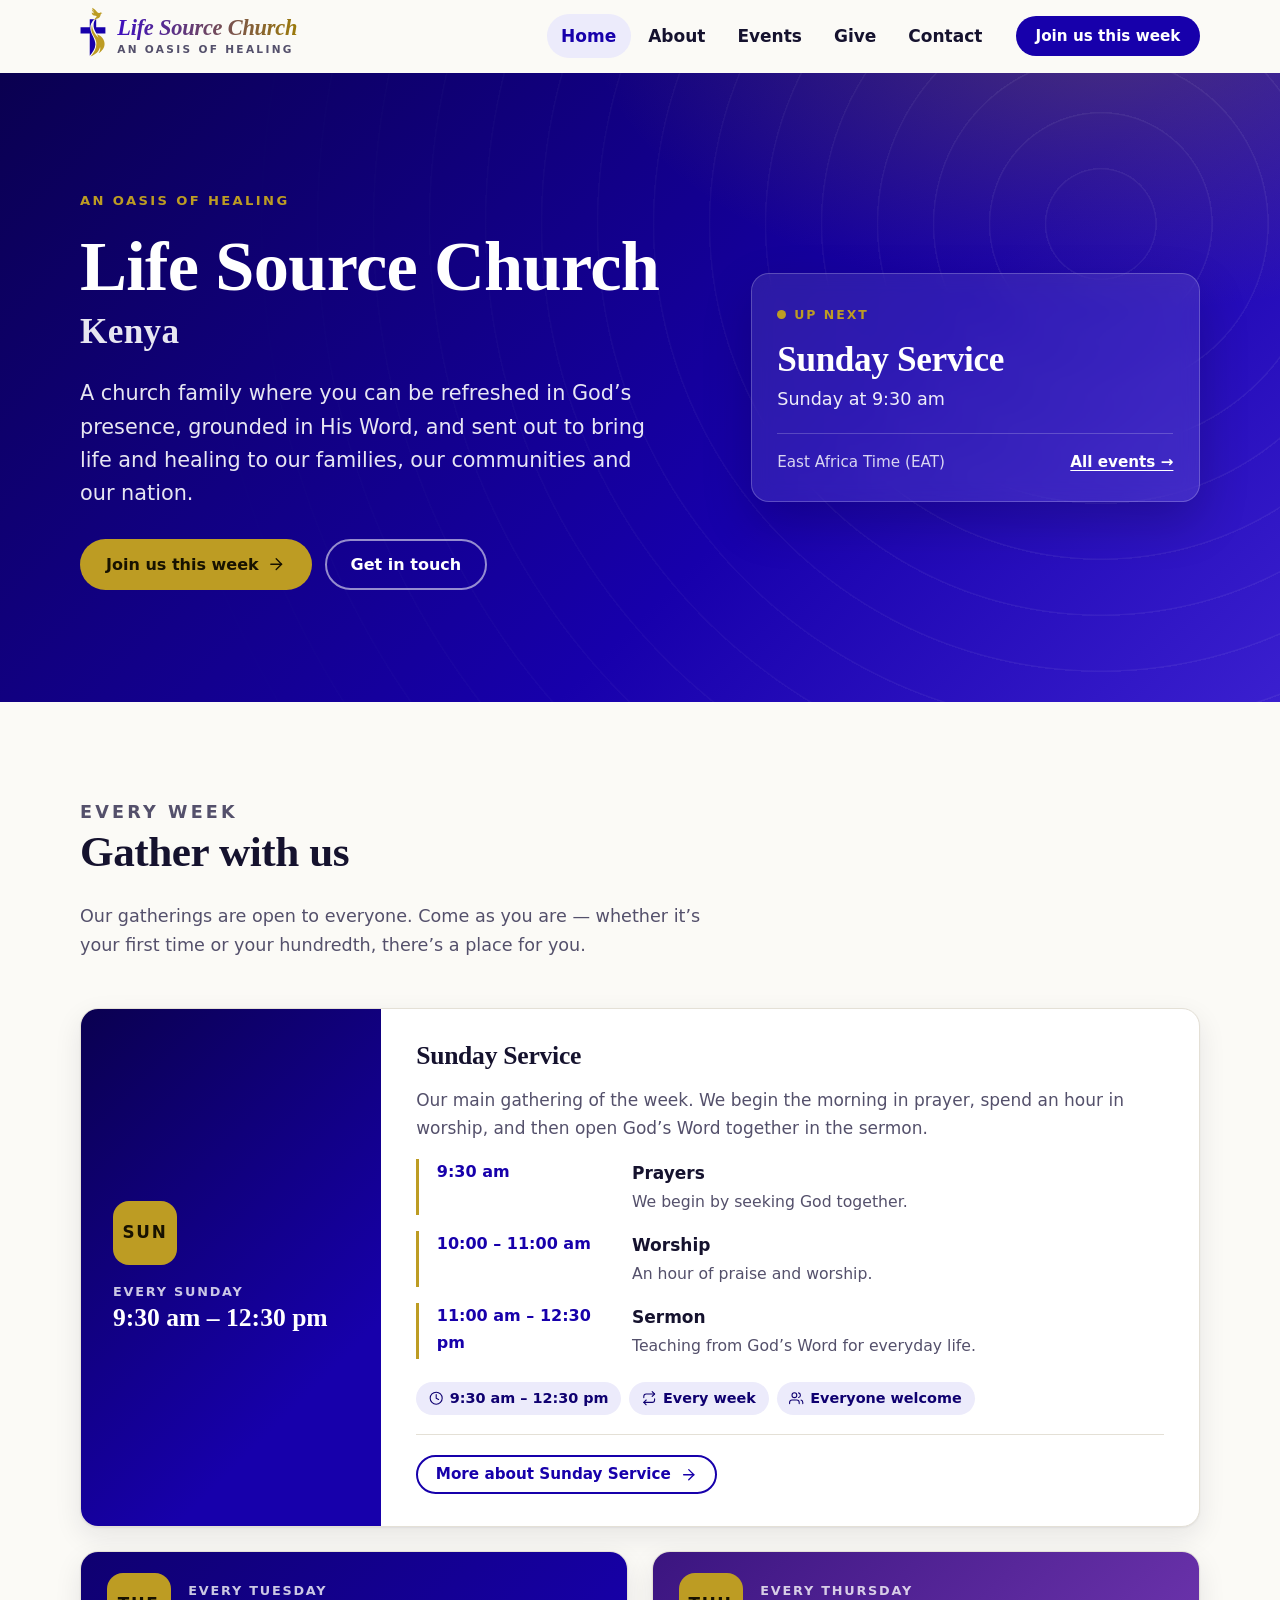
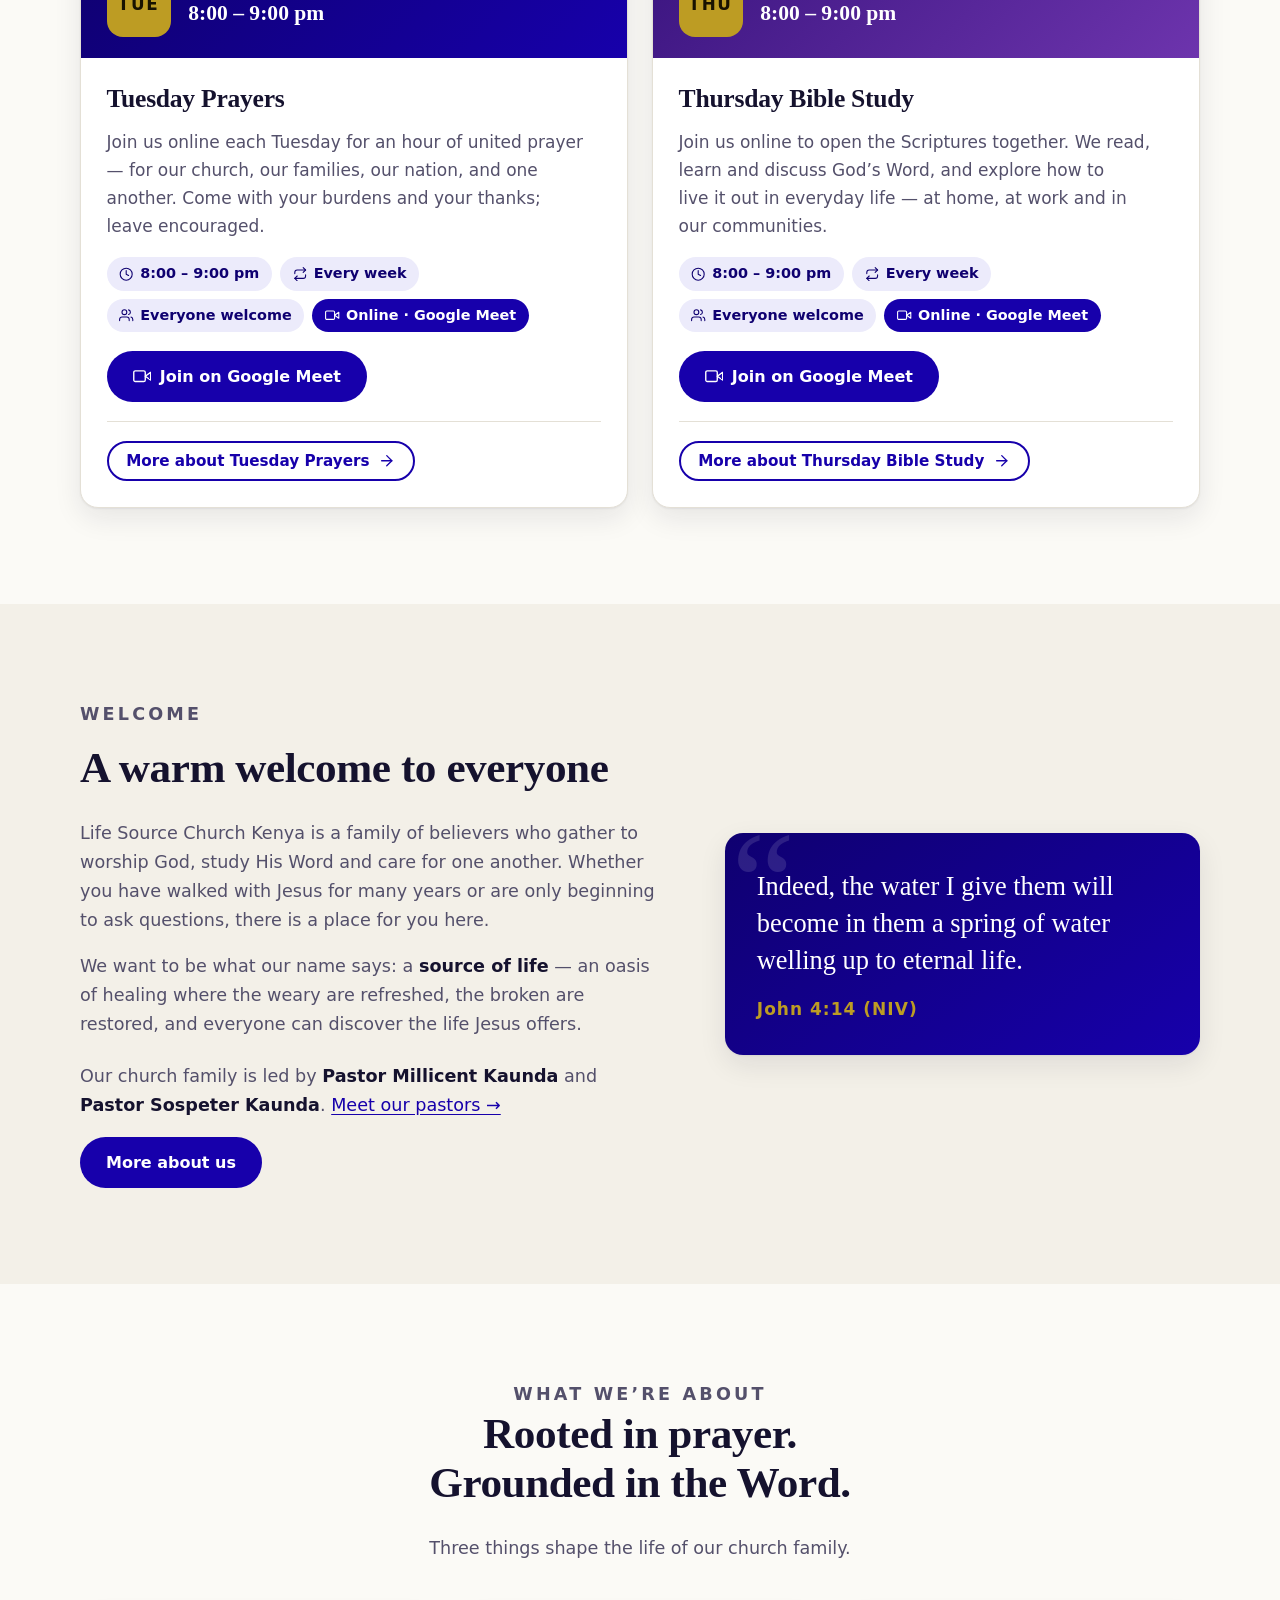
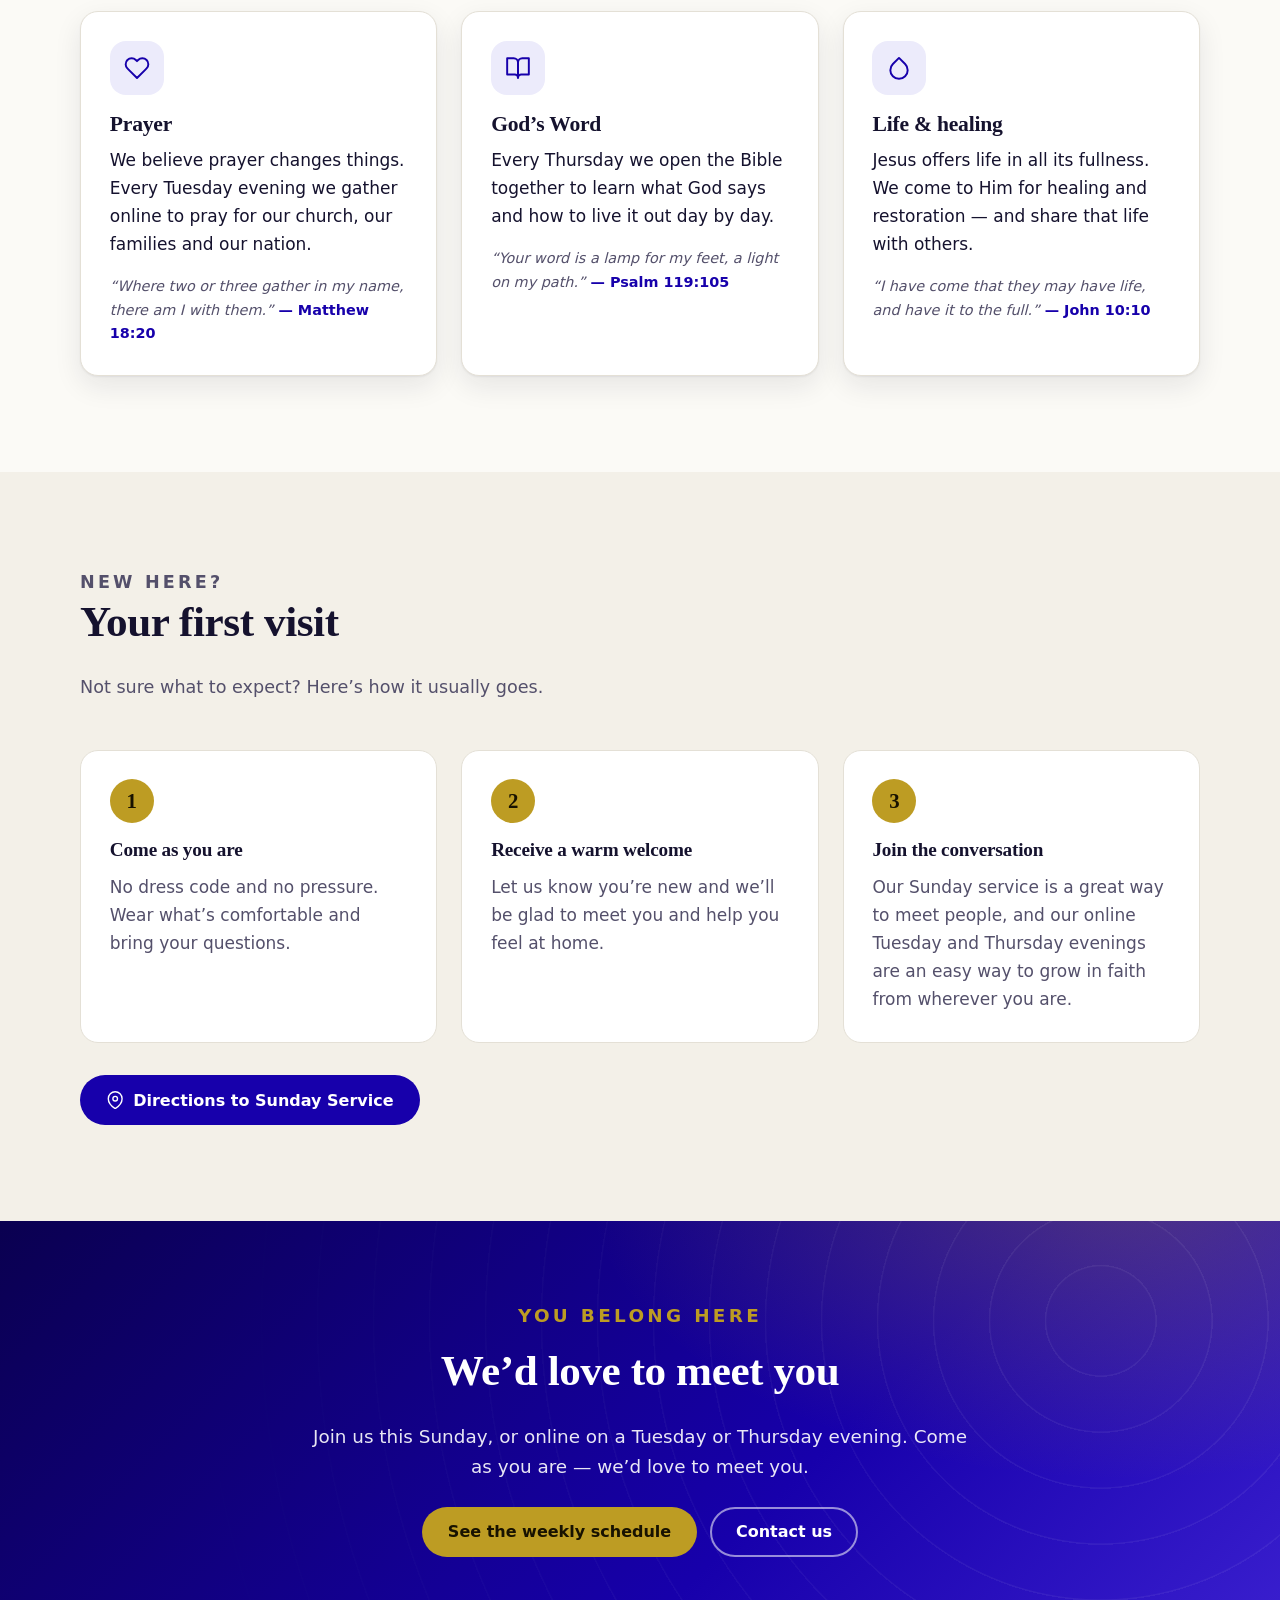
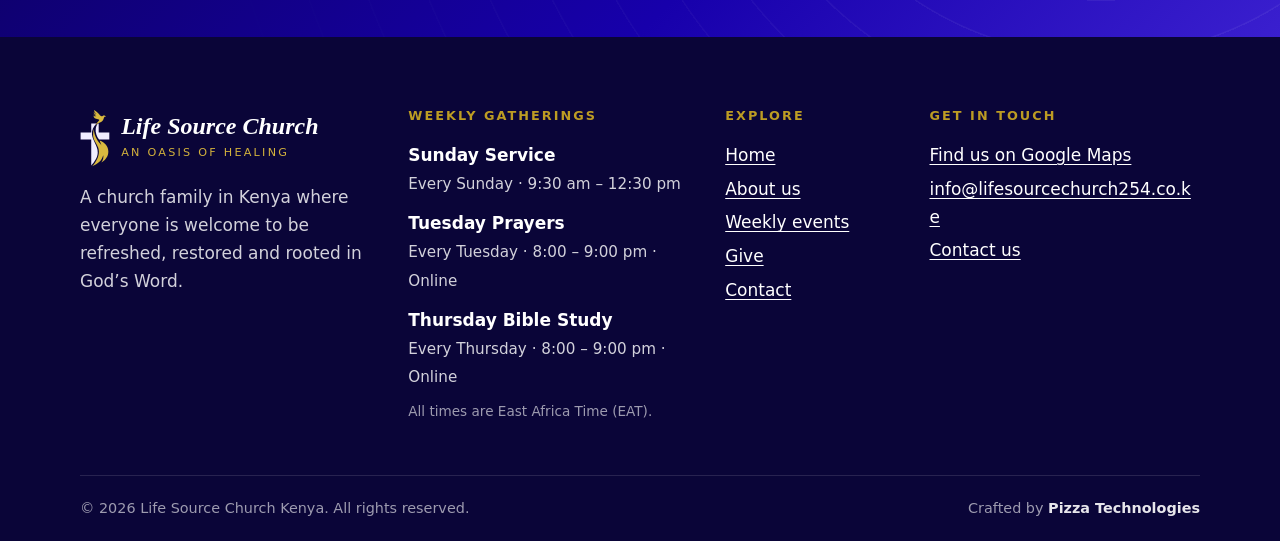
<file: index.html>
<!doctype html>
<html lang="en">
<head>
  <meta charset="utf-8">
  <meta name="viewport" content="width=device-width, initial-scale=1">
  <title>Life Source Church Kenya — An Oasis of Healing</title>
  <meta name="description" content="Life Source Church Kenya — a welcoming church family. Join us on Sundays from 9:30 am, and online for Tuesday Prayers and Thursday Bible Study (8:00 – 9:00 pm).">
  <meta name="theme-color" content="#1700ab">
  <meta property="og:type" content="website">
  <meta property="og:site_name" content="Life Source Church Kenya">
  <meta property="og:title" content="Life Source Church Kenya — An Oasis of Healing">
  <meta property="og:description" content="Life Source Church Kenya — a welcoming church family. Join us on Sundays from 9:30 am, and online for Tuesday Prayers and Thursday Bible Study (8:00 – 9:00 pm).">
  <link rel="icon" href="img/favicon.svg" type="image/svg+xml">
  <link rel="stylesheet" href="css/styles.css">
  <script>document.documentElement.classList.add("js");</script>
  <script src="js/site-config.js"></script>
  <script src="js/main.js" defer></script>
  <script type="application/ld+json">
  {"@context":"https://schema.org","@type":"Church","name":"Life Source Church Kenya","slogan":"An Oasis of Healing","description":"A welcoming church family in Kenya. Sunday Service from 9:30 am, with Tuesday Prayers and Thursday Bible Study online at 8:00 pm."}
  </script>
</head>
<body>
  <a class="skip-link" href="#main">Skip to main content</a>

  <header class="site-header">
    <div class="container header-inner">
      <a class="brand" href="index.html" aria-label="Life Source Church Kenya — home">
        <picture>
          <source media="(prefers-color-scheme: dark)" srcset="img/logo-mark-light.svg">
          <img src="img/logo-mark.svg" alt="" width="26" height="50">
        </picture>
        <span class="brand-text"><strong>Life Source Church</strong><small>An Oasis of Healing</small></span>
      </a>
      <button class="nav-toggle" type="button" aria-expanded="false" aria-controls="site-nav">
        <span class="sr-only">Menu</span><span class="nav-toggle__bars" aria-hidden="true"></span>
      </button>
      <nav id="site-nav" class="site-nav" aria-label="Main">
        <ul>
        <li><a href="index.html" aria-current="page">Home</a></li>
        <li><a href="about.html">About</a></li>
        <li><a href="events.html">Events</a></li>
        <li><a href="give.html">Give</a></li>
        <li><a href="contact.html">Contact</a></li>
        </ul>
        <a class="btn btn--sm" href="events.html">Join us this week</a>
      </nav>
    </div>
  </header>

  <main id="main">

    <section class="hero">
      <div class="container hero__inner">
        <div class="hero__copy">
          <p class="eyebrow">An Oasis of Healing</p>
          <h1>Life Source Church <span>Kenya</span></h1>
          <p class="lead">A church family where you can be refreshed in God’s presence, grounded in His Word, and sent out to bring life and healing to our families, our communities and our nation.</p>
          <div class="btn-row">
            <a class="btn btn--accent" href="#this-week">Join us this week<span class="icon" data-icon="arrow" aria-hidden="true"></span></a>
            <a class="btn btn--ghost" href="contact.html">Get in touch</a>
          </div>
        </div>

        <aside class="next-card" data-next-event aria-live="polite" aria-label="Next gathering">
          <p class="next-card__status" data-next="status">Every week</p>
          <h2 class="next-card__title" data-next="title">Join us every week</h2>
          <p class="next-card__when" data-next="when">Sunday 9:30 am · Tuesday &amp; Thursday 8:00 pm</p>
          <a class="btn btn--accent next-card__join" data-next-join target="_blank" rel="noopener noreferrer" hidden><span class="icon" data-icon="video" aria-hidden="true"></span><span data-next-join-label>Join on Google Meet</span></a>
          <p class="next-card__foot"><span>East Africa Time (EAT)</span><a href="events.html">All events &rarr;</a></p>
        </aside>
      </div>
    </section>

    <section class="section" id="this-week">
      <div class="container">
        <div class="section-head" data-reveal>
          <p class="eyebrow">Every week</p>
          <h2>Gather with us</h2>
          <p>Our gatherings are open to everyone. Come as you are — whether it’s your first time or your hundredth, there’s a place for you.</p>
        </div>
      <article class="event-card event-card--sun event-card--featured" id="sunday-service" data-reveal data-event data-title="Sunday Service" data-day="0" data-start="09:30" data-end="12:30" data-desc="Prayers from 9:30 am, worship 10:00 – 11:00 am, sermon 11:00 am – 12:30 pm at Life Source Church Kenya. Everyone is welcome.">
        <div class="event-card__head">
          <div class="event-card__day" aria-hidden="true">SUN</div>
          <div class="event-card__when"><small>Every Sunday</small><strong>9:30 am – 12:30 pm</strong></div>
        </div>
        <div class="event-card__body">
        <h3>Sunday Service</h3>
        <p>Our main gathering of the week. We begin the morning in prayer, spend an hour in worship, and then open God’s Word together in the sermon.</p>
        <ol class="timeline">
          <li><span class="t">9:30 am</span><div><strong>Prayers</strong><span>We begin by seeking God together.</span></div></li>
          <li><span class="t">10:00 – 11:00 am</span><div><strong>Worship</strong><span>An hour of praise and worship.</span></div></li>
          <li><span class="t">11:00 am – 12:30 pm</span><div><strong>Sermon</strong><span>Teaching from God’s Word for everyday life.</span></div></li>
        </ol>
        <ul class="chips">
          <li class="chip"><span class="icon" data-icon="clock" aria-hidden="true"></span>9:30 am – 12:30 pm</li>
          <li class="chip"><span class="icon" data-icon="repeat" aria-hidden="true"></span>Every week</li>
          <li class="chip"><span class="icon" data-icon="users" aria-hidden="true"></span>Everyone welcome</li>
        </ul>
        <div class="calendar-actions">
          <a class="btn btn--outline btn--sm" href="events.html#sunday-service">More about Sunday Service<span class="icon" data-icon="arrow" aria-hidden="true"></span></a>
        </div>
        </div>
      </article>
        <div class="grid grid--2">
      <article class="event-card event-card--tue" id="tuesday-prayers" data-reveal data-event data-online data-title="Tuesday Prayers" data-day="2" data-start="20:00" data-end="21:00" data-desc="A weekly hour of united prayer, online on Google Meet, with Life Source Church Kenya. Everyone is welcome.">
        <div class="event-card__head">
          <div class="event-card__day" aria-hidden="true">TUE</div>
          <div class="event-card__when"><small>Every Tuesday</small><strong>8:00 – 9:00 pm</strong></div>
        </div>
        <div class="event-card__body">
        <h3>Tuesday Prayers</h3>
        <p>Join us online each Tuesday for an hour of united prayer — for our church, our families, our nation, and one another. Come with your burdens and your thanks; leave encouraged.</p>
        <ul class="chips">
          <li class="chip"><span class="icon" data-icon="clock" aria-hidden="true"></span>8:00 – 9:00 pm</li>
          <li class="chip"><span class="icon" data-icon="repeat" aria-hidden="true"></span>Every week</li>
          <li class="chip"><span class="icon" data-icon="users" aria-hidden="true"></span>Everyone welcome</li>
          <li class="chip chip--online"><span class="icon" data-icon="video" aria-hidden="true"></span>Online · Google Meet</li>
        </ul>
        <div class="join-row" data-site-needs="meetUrl">
          <a class="btn" href="https://meet.google.com/vti-ypyp-hys" data-site-href="meetUrl" target="_blank" rel="noopener noreferrer"><span class="icon" data-icon="video" aria-hidden="true"></span>Join on Google Meet</a>
        </div>
        <div class="calendar-actions">
          <a class="btn btn--outline btn--sm" href="events.html#tuesday-prayers">More about Tuesday Prayers<span class="icon" data-icon="arrow" aria-hidden="true"></span></a>
        </div>
        </div>
      </article>
      <article class="event-card event-card--thu" id="thursday-bible-study" data-reveal data-event data-online data-title="Thursday Bible Study" data-day="4" data-start="20:00" data-end="21:00" data-desc="A weekly hour in God's Word, online on Google Meet, with Life Source Church Kenya. Everyone is welcome.">
        <div class="event-card__head">
          <div class="event-card__day" aria-hidden="true">THU</div>
          <div class="event-card__when"><small>Every Thursday</small><strong>8:00 – 9:00 pm</strong></div>
        </div>
        <div class="event-card__body">
        <h3>Thursday Bible Study</h3>
        <p>Join us online to open the Scriptures together. We read, learn and discuss God’s Word, and explore how to live it out in everyday life — at home, at work and in our communities.</p>
        <ul class="chips">
          <li class="chip"><span class="icon" data-icon="clock" aria-hidden="true"></span>8:00 – 9:00 pm</li>
          <li class="chip"><span class="icon" data-icon="repeat" aria-hidden="true"></span>Every week</li>
          <li class="chip"><span class="icon" data-icon="users" aria-hidden="true"></span>Everyone welcome</li>
          <li class="chip chip--online"><span class="icon" data-icon="video" aria-hidden="true"></span>Online · Google Meet</li>
        </ul>
        <div class="join-row" data-site-needs="meetUrl">
          <a class="btn" href="https://meet.google.com/vti-ypyp-hys" data-site-href="meetUrl" target="_blank" rel="noopener noreferrer"><span class="icon" data-icon="video" aria-hidden="true"></span>Join on Google Meet</a>
        </div>
        <div class="calendar-actions">
          <a class="btn btn--outline btn--sm" href="events.html#thursday-bible-study">More about Thursday Bible Study<span class="icon" data-icon="arrow" aria-hidden="true"></span></a>
        </div>
        </div>
      </article>
        </div>
      </div>
    </section>

    <section class="section section--alt">
      <div class="container split">
        <div class="prose" data-reveal>
          <p class="eyebrow">Welcome</p>
          <h2>A warm welcome to everyone</h2>
          <p>Life Source Church Kenya is a family of believers who gather to worship God, study His Word and care for one another. Whether you have walked with Jesus for many years or are only beginning to ask questions, there is a place for you here.</p>
          <p>We want to be what our name says: a <strong>source of life</strong> — an oasis of healing where the weary are refreshed, the broken are restored, and everyone can discover the life Jesus offers.</p>
          <p class="byline">Our church family is led by <strong>Pastor Millicent Kaunda</strong> and <strong>Pastor Sospeter Kaunda</strong>. <a href="about.html#pastors">Meet our pastors &rarr;</a></p>
          <div class="btn-row"><a class="btn" href="about.html">More about us</a></div>
        </div>
        <figure class="verse" data-reveal>
          <blockquote>
            <p>Indeed, the water I give them will become in them a spring of water welling up to eternal life.</p>
            <footer><cite>John 4:14 (NIV)</cite></footer>
          </blockquote>
        </figure>
      </div>
    </section>

    <section class="section">
      <div class="container">
        <div class="section-head section-head--center" data-reveal>
          <p class="eyebrow">What we’re about</p>
          <h2>Rooted in prayer. Grounded in the Word.</h2>
          <p>Three things shape the life of our church family.</p>
        </div>
        <div class="grid grid--3">
          <article class="card" data-reveal>
            <div class="icon-bubble"><span class="icon" data-icon="heart" aria-hidden="true"></span></div>
            <h3>Prayer</h3>
            <p>We believe prayer changes things. Every Tuesday evening we gather online to pray for our church, our families and our nation.</p>
            <span class="ref"><em>“Where two or three gather in my name, there am I with them.”</em> — Matthew 18:20</span>
          </article>
          <article class="card" data-reveal>
            <div class="icon-bubble"><span class="icon" data-icon="book" aria-hidden="true"></span></div>
            <h3>God’s Word</h3>
            <p>Every Thursday we open the Bible together to learn what God says and how to live it out day by day.</p>
            <span class="ref"><em>“Your word is a lamp for my feet, a light on my path.”</em> — Psalm 119:105</span>
          </article>
          <article class="card" data-reveal>
            <div class="icon-bubble"><span class="icon" data-icon="drop" aria-hidden="true"></span></div>
            <h3>Life &amp; healing</h3>
            <p>Jesus offers life in all its fullness. We come to Him for healing and restoration — and share that life with others.</p>
            <span class="ref"><em>“I have come that they may have life, and have it to the full.”</em> — John 10:10</span>
          </article>
        </div>
      </div>
    </section>

    <section class="section section--alt">
      <div class="container">
        <div class="section-head" data-reveal>
          <p class="eyebrow">New here?</p>
          <h2>Your first visit</h2>
          <p>Not sure what to expect? Here’s how it usually goes.</p>
        </div>
        <ol class="steps">
          <li data-reveal><h3>Come as you are</h3><p>No dress code and no pressure. Wear what’s comfortable and bring your questions.</p></li>
          <li data-reveal><h3>Receive a warm welcome</h3><p>Let us know you’re new and we’ll be glad to meet you and help you feel at home.</p></li>
          <li data-reveal><h3>Join the conversation</h3><p>Our Sunday service is a great way to meet people, and our online Tuesday and Thursday evenings are an easy way to grow in faith from wherever you are.</p></li>
        </ol>
        <div class="btn-row visit-cta" data-site-needs="mapLinkUrl" hidden>
          <a class="btn" data-site-href="mapLinkUrl" target="_blank" rel="noopener noreferrer"><span class="icon" data-icon="pin" aria-hidden="true"></span>Directions to Sunday Service</a>
        </div>
      </div>
    </section>

    <section class="cta-band">
      <div class="container" data-reveal>
        <p class="eyebrow">You belong here</p>
        <h2>We’d love to meet you</h2>
        <p>Join us this Sunday, or online on a Tuesday or Thursday evening. Come as you are — we’d love to meet you.</p>
        <div class="btn-row">
          <a class="btn btn--accent" href="events.html">See the weekly schedule</a>
          <a class="btn btn--ghost" href="contact.html">Contact us</a>
        </div>
      </div>
    </section>

  </main>

  <footer class="site-footer">
    <div class="container">
      <div class="footer-grid">
        <div>
          <a class="footer-brand" href="index.html">
            <img src="img/logo-mark-light.svg" alt="" width="30" height="58">
            <span><strong>Life Source Church</strong><small>An Oasis of Healing</small></span>
          </a>
          <p>A church family in Kenya where everyone is welcome to be refreshed, restored and rooted in God’s Word.</p>
          <ul class="social" data-site-needs-any="social.facebook,social.instagram,social.youtube,social.tiktok,social.x" hidden>
            <li data-site-needs="social.facebook" hidden><a data-site-href="social.facebook" target="_blank" rel="noopener noreferrer">Facebook</a></li>
            <li data-site-needs="social.instagram" hidden><a data-site-href="social.instagram" target="_blank" rel="noopener noreferrer">Instagram</a></li>
            <li data-site-needs="social.youtube" hidden><a data-site-href="social.youtube" target="_blank" rel="noopener noreferrer">YouTube</a></li>
            <li data-site-needs="social.tiktok" hidden><a data-site-href="social.tiktok" target="_blank" rel="noopener noreferrer">TikTok</a></li>
            <li data-site-needs="social.x" hidden><a data-site-href="social.x" target="_blank" rel="noopener noreferrer">X</a></li>
          </ul>
        </div>

        <div class="footer-times">
          <h2>Weekly gatherings</h2>
          <ul>
            <li><strong>Sunday Service</strong><span>Every Sunday · 9:30 am – 12:30&nbsp;pm</span></li>
            <li><strong>Tuesday Prayers</strong><span>Every Tuesday · 8:00 – 9:00&nbsp;pm · Online</span></li>
            <li><strong>Thursday Bible Study</strong><span>Every Thursday · 8:00 – 9:00&nbsp;pm · Online</span></li>
          </ul>
          <p class="footer-note">All times are East Africa Time (EAT).</p>
        </div>

        <div>
          <h2>Explore</h2>
          <ul>
            <li><a href="index.html">Home</a></li>
            <li><a href="about.html">About us</a></li>
            <li><a href="events.html">Weekly events</a></li>
            <li><a href="give.html">Give</a></li>
            <li><a href="contact.html">Contact</a></li>
          </ul>
        </div>

        <div>
          <h2>Get in touch</h2>
          <ul>
            <li data-site-needs="address" hidden data-site-text="address"></li>
            <li data-site-needs="mapLinkUrl" hidden><a data-site-href="mapLinkUrl" target="_blank" rel="noopener noreferrer">Find us on Google Maps</a></li>
            <li data-site-needs="phone" hidden><a data-site-href="phone" data-site-text="phone"></a></li>
            <li data-site-needs="whatsapp" hidden><a data-site-href="whatsapp" target="_blank" rel="noopener noreferrer">Chat on WhatsApp</a></li>
            <li data-site-needs="email" hidden><a data-site-href="email" data-site-text="email"></a></li>
            <li><a href="contact.html">Contact us</a></li>
          </ul>
        </div>
      </div>

      <div class="footer-bottom">
        <p>&copy; <span data-year>2026</span> Life Source Church Kenya. All rights reserved.</p>
        <p class="crafted">Crafted by <strong>Pizza Technologies</strong></p>
      </div>
    </div>
  </footer>
</body>
</html>
</file>
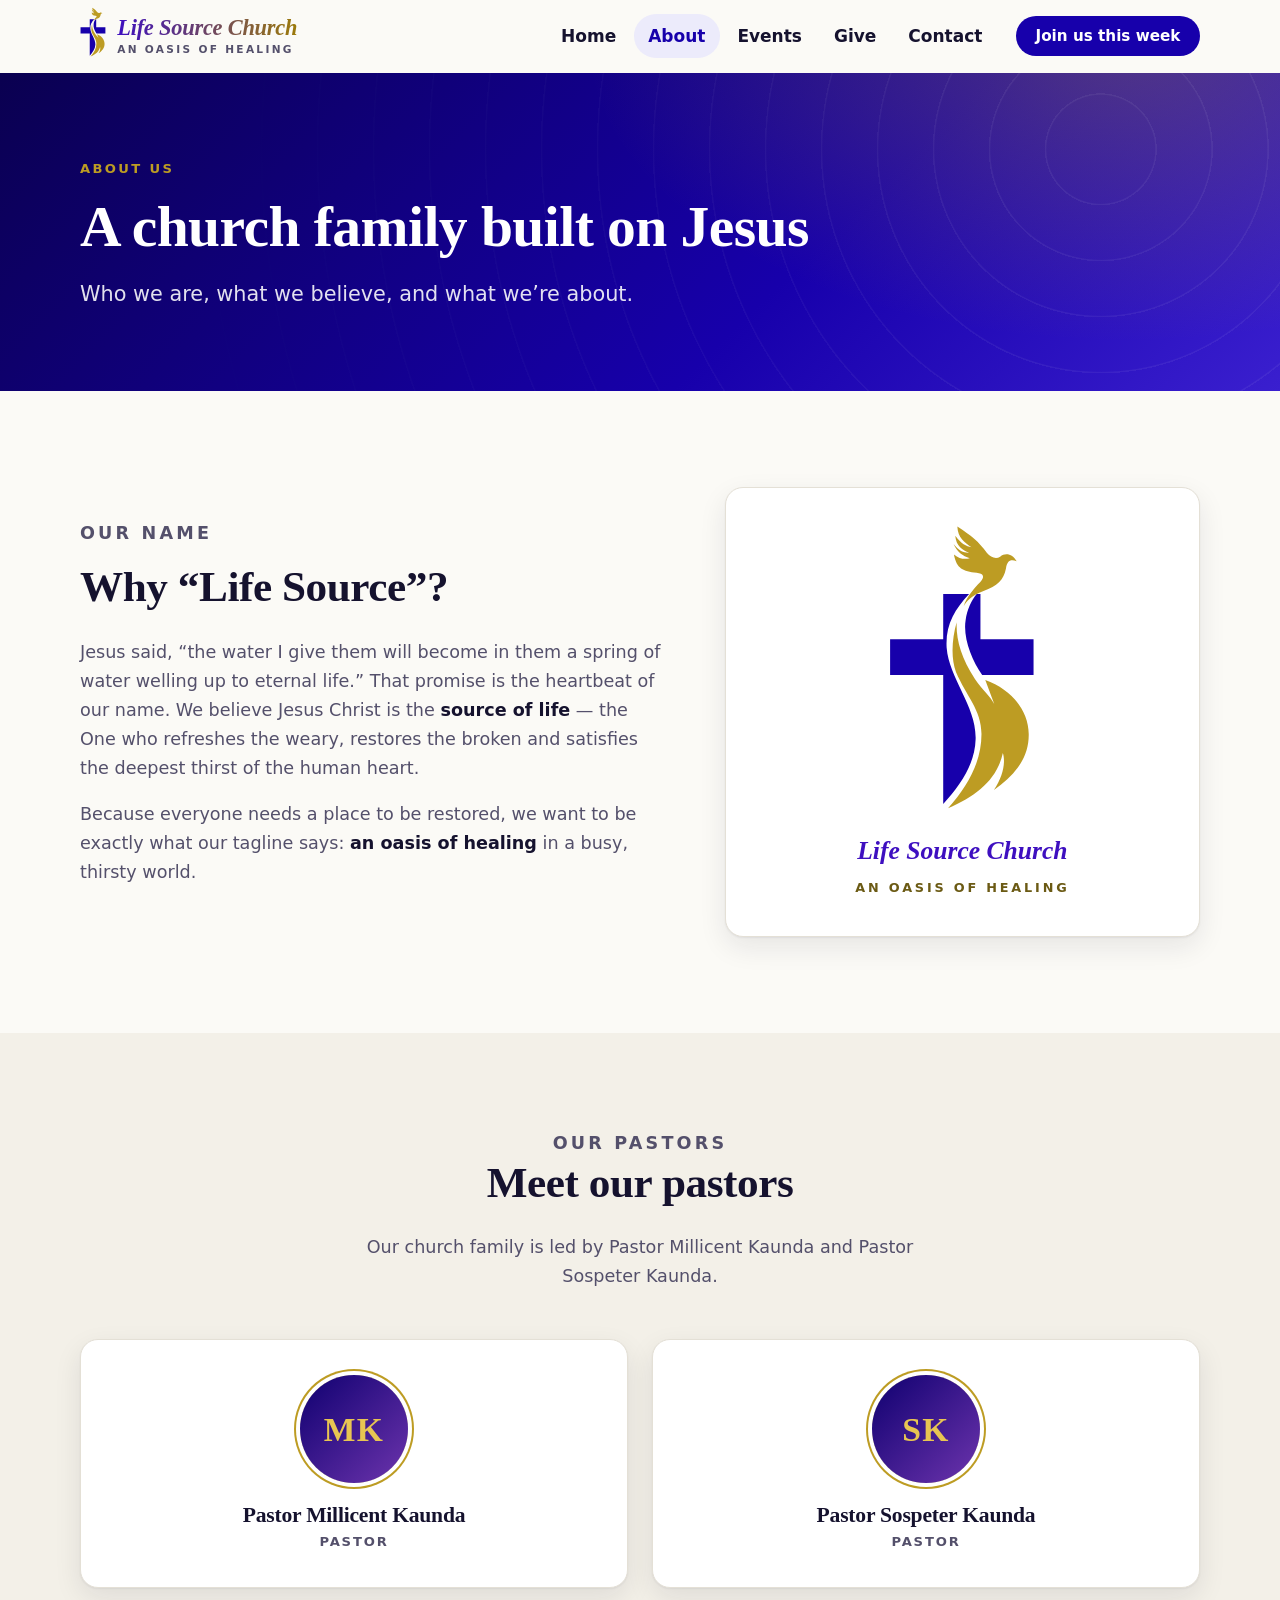
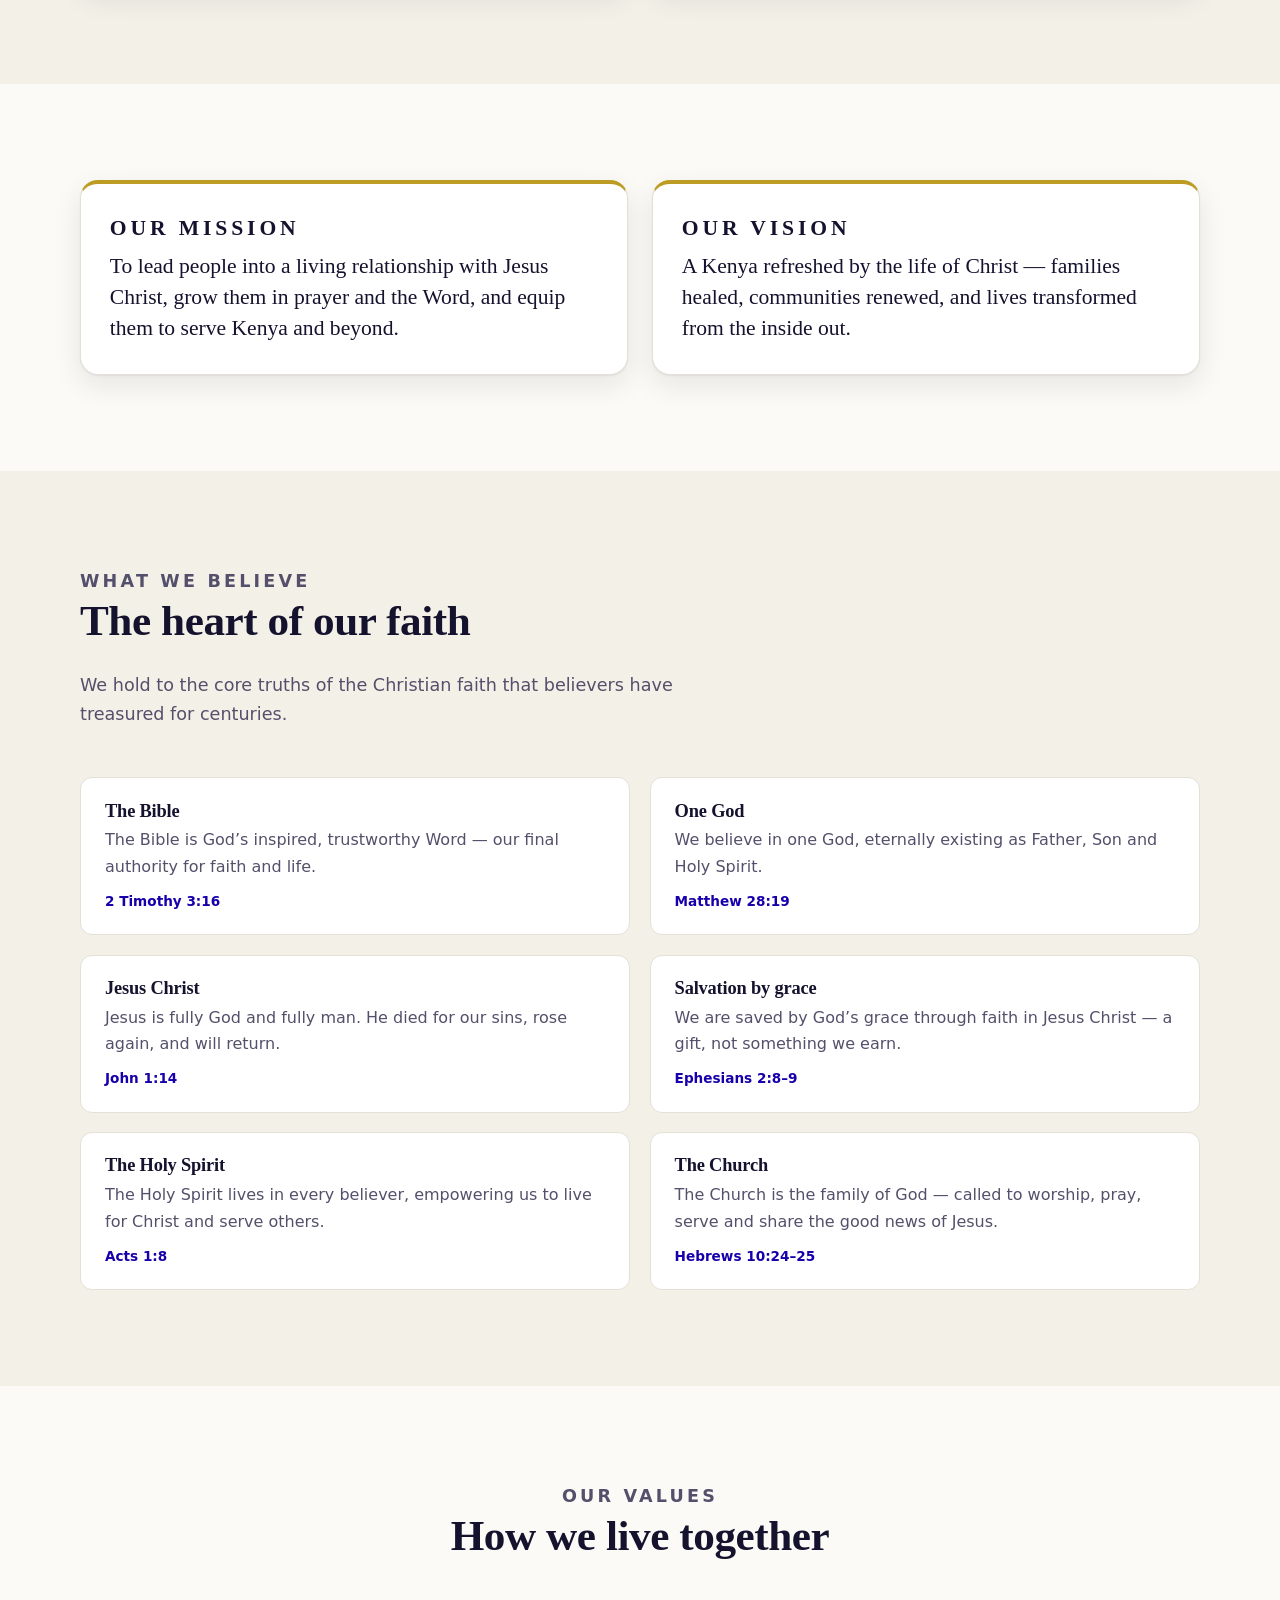
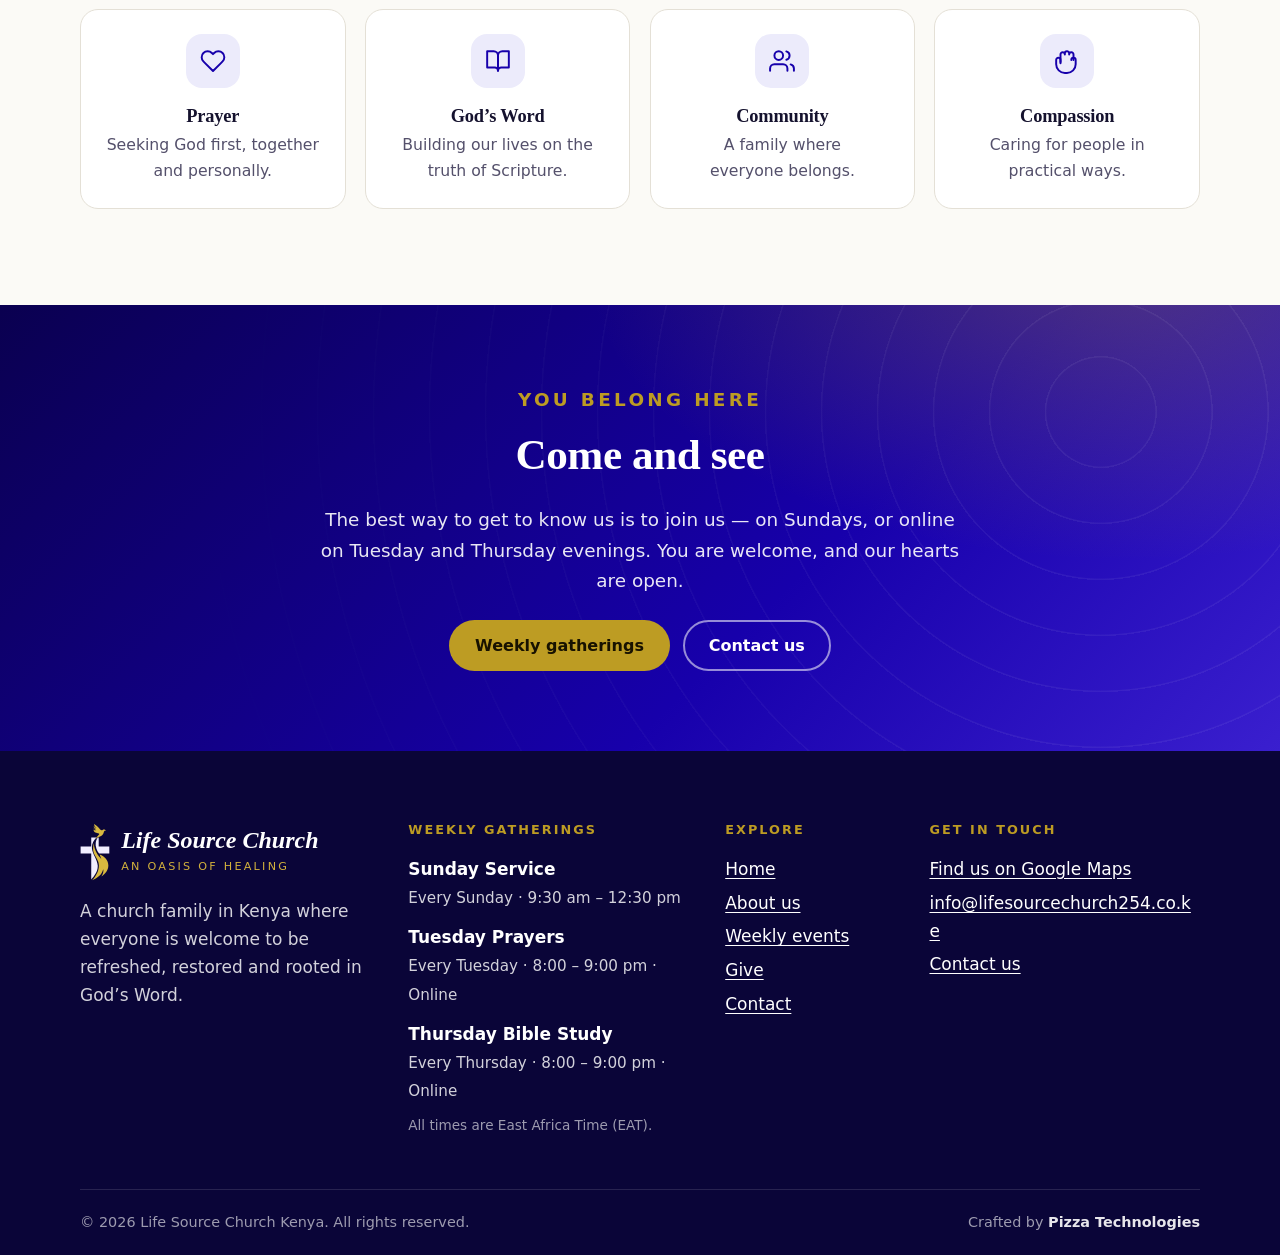
<file: about.html>
<!doctype html>
<html lang="en">
<head>
  <meta charset="utf-8">
  <meta name="viewport" content="width=device-width, initial-scale=1">
  <title>About Us — Life Source Church Kenya</title>
  <meta name="description" content="Who we are and what we believe at Life Source Church Kenya — An Oasis of Healing.">
  <meta name="theme-color" content="#1700ab">
  <meta property="og:type" content="website">
  <meta property="og:site_name" content="Life Source Church Kenya">
  <meta property="og:title" content="About Us — Life Source Church Kenya">
  <meta property="og:description" content="Who we are and what we believe at Life Source Church Kenya — An Oasis of Healing.">
  <link rel="icon" href="img/favicon.svg" type="image/svg+xml">
  <link rel="stylesheet" href="css/styles.css">
  <script>document.documentElement.classList.add("js");</script>
  <script src="js/site-config.js"></script>
  <script src="js/main.js" defer></script>
</head>
<body>
  <a class="skip-link" href="#main">Skip to main content</a>

  <header class="site-header">
    <div class="container header-inner">
      <a class="brand" href="index.html" aria-label="Life Source Church Kenya — home">
        <picture>
          <source media="(prefers-color-scheme: dark)" srcset="img/logo-mark-light.svg">
          <img src="img/logo-mark.svg" alt="" width="26" height="50">
        </picture>
        <span class="brand-text"><strong>Life Source Church</strong><small>An Oasis of Healing</small></span>
      </a>
      <button class="nav-toggle" type="button" aria-expanded="false" aria-controls="site-nav">
        <span class="sr-only">Menu</span><span class="nav-toggle__bars" aria-hidden="true"></span>
      </button>
      <nav id="site-nav" class="site-nav" aria-label="Main">
        <ul>
        <li><a href="index.html">Home</a></li>
        <li><a href="about.html" aria-current="page">About</a></li>
        <li><a href="events.html">Events</a></li>
        <li><a href="give.html">Give</a></li>
        <li><a href="contact.html">Contact</a></li>
        </ul>
        <a class="btn btn--sm" href="events.html">Join us this week</a>
      </nav>
    </div>
  </header>

  <main id="main">

    <section class="page-hero">
      <div class="container">
        <p class="eyebrow">About us</p>
        <h1>A church family built on Jesus</h1>
        <p class="lead">Who we are, what we believe, and what we’re about.</p>
      </div>
    </section>

    <section class="section">
      <div class="container split">
        <div class="prose" data-reveal>
          <p class="eyebrow">Our name</p>
          <h2>Why “Life Source”?</h2>
          <p>Jesus said, “the water I give them will become in them a spring of water welling up to eternal life.” That promise is the heartbeat of our name. We believe Jesus Christ is the <strong>source of life</strong> — the One who refreshes the weary, restores the broken and satisfies the deepest thirst of the human heart.</p>
          <p>Because everyone needs a place to be restored, we want to be exactly what our tagline says: <strong>an oasis of healing</strong> in a busy, thirsty world.</p>
        </div>
        <figure class="logo-card" data-reveal>
          <img src="img/logo-mark.svg" alt="Life Source Church logo: a cross with a dove and flowing water" width="150" height="288">
          <figcaption><strong>Life Source Church</strong><span>An Oasis of Healing</span></figcaption>
        </figure>
      </div>
    </section>

    <section class="section section--alt" id="pastors">
      <div class="container">
        <div class="section-head section-head--center" data-reveal>
          <p class="eyebrow">Our pastors</p>
          <h2>Meet our pastors</h2>
          <p>Our church family is led by Pastor Millicent Kaunda and Pastor Sospeter Kaunda.</p>
        </div>
        <div class="grid grid--2 leaders">
          <article class="card leader" data-reveal>
            <div class="avatar" aria-hidden="true">MK</div>
            <h3>Pastor Millicent Kaunda</h3>
            <p class="leader__role">Pastor</p>
          </article>
          <article class="card leader" data-reveal>
            <div class="avatar" aria-hidden="true">SK</div>
            <h3>Pastor Sospeter Kaunda</h3>
            <p class="leader__role">Pastor</p>
          </article>
        </div>
      </div>
    </section>

    <section class="section">
      <div class="container">
        <div class="grid grid--2">
          <article class="card mv-card" data-reveal>
            <p class="eyebrow">Our mission</p>
            <p>To lead people into a living relationship with Jesus Christ, grow them in prayer and the Word, and equip them to serve Kenya and beyond.</p>
          </article>
          <article class="card mv-card" data-reveal>
            <p class="eyebrow">Our vision</p>
            <p>A Kenya refreshed by the life of Christ — families healed, communities renewed, and lives transformed from the inside out.</p>
          </article>
        </div>
      </div>
    </section>

    <section class="section section--alt">
      <div class="container">
        <div class="section-head" data-reveal>
          <p class="eyebrow">What we believe</p>
          <h2>The heart of our faith</h2>
          <p>We hold to the core truths of the Christian faith that believers have treasured for centuries.</p>
        </div>
        <ul class="beliefs">
          <li data-reveal><h3>The Bible</h3><p>The Bible is God’s inspired, trustworthy Word — our final authority for faith and life.</p><span class="ref">2 Timothy 3:16</span></li>
          <li data-reveal><h3>One God</h3><p>We believe in one God, eternally existing as Father, Son and Holy Spirit.</p><span class="ref">Matthew 28:19</span></li>
          <li data-reveal><h3>Jesus Christ</h3><p>Jesus is fully God and fully man. He died for our sins, rose again, and will return.</p><span class="ref">John 1:14</span></li>
          <li data-reveal><h3>Salvation by grace</h3><p>We are saved by God’s grace through faith in Jesus Christ — a gift, not something we earn.</p><span class="ref">Ephesians 2:8–9</span></li>
          <li data-reveal><h3>The Holy Spirit</h3><p>The Holy Spirit lives in every believer, empowering us to live for Christ and serve others.</p><span class="ref">Acts 1:8</span></li>
          <li data-reveal><h3>The Church</h3><p>The Church is the family of God — called to worship, pray, serve and share the good news of Jesus.</p><span class="ref">Hebrews 10:24–25</span></li>
        </ul>
      </div>
    </section>

    <section class="section">
      <div class="container">
        <div class="section-head section-head--center" data-reveal>
          <p class="eyebrow">Our values</p>
          <h2>How we live together</h2>
        </div>
        <ul class="values">
          <li data-reveal><div class="icon-bubble"><span class="icon" data-icon="heart" aria-hidden="true"></span></div><h3>Prayer</h3><p>Seeking God first, together and personally.</p></li>
          <li data-reveal><div class="icon-bubble"><span class="icon" data-icon="book" aria-hidden="true"></span></div><h3>God’s Word</h3><p>Building our lives on the truth of Scripture.</p></li>
          <li data-reveal><div class="icon-bubble"><span class="icon" data-icon="users" aria-hidden="true"></span></div><h3>Community</h3><p>A family where everyone belongs.</p></li>
          <li data-reveal><div class="icon-bubble"><span class="icon" data-icon="hand" aria-hidden="true"></span></div><h3>Compassion</h3><p>Caring for people in practical ways.</p></li>
        </ul>
      </div>
    </section>

    <section class="cta-band">
      <div class="container" data-reveal>
        <p class="eyebrow">You belong here</p>
        <h2>Come and see</h2>
        <p>The best way to get to know us is to join us — on Sundays, or online on Tuesday and Thursday evenings. You are welcome, and our hearts are open.</p>
        <div class="btn-row">
          <a class="btn btn--accent" href="events.html">Weekly gatherings</a>
          <a class="btn btn--ghost" href="contact.html">Contact us</a>
        </div>
      </div>
    </section>

  </main>

  <footer class="site-footer">
    <div class="container">
      <div class="footer-grid">
        <div>
          <a class="footer-brand" href="index.html">
            <img src="img/logo-mark-light.svg" alt="" width="30" height="58">
            <span><strong>Life Source Church</strong><small>An Oasis of Healing</small></span>
          </a>
          <p>A church family in Kenya where everyone is welcome to be refreshed, restored and rooted in God’s Word.</p>
          <ul class="social" data-site-needs-any="social.facebook,social.instagram,social.youtube,social.tiktok,social.x" hidden>
            <li data-site-needs="social.facebook" hidden><a data-site-href="social.facebook" target="_blank" rel="noopener noreferrer">Facebook</a></li>
            <li data-site-needs="social.instagram" hidden><a data-site-href="social.instagram" target="_blank" rel="noopener noreferrer">Instagram</a></li>
            <li data-site-needs="social.youtube" hidden><a data-site-href="social.youtube" target="_blank" rel="noopener noreferrer">YouTube</a></li>
            <li data-site-needs="social.tiktok" hidden><a data-site-href="social.tiktok" target="_blank" rel="noopener noreferrer">TikTok</a></li>
            <li data-site-needs="social.x" hidden><a data-site-href="social.x" target="_blank" rel="noopener noreferrer">X</a></li>
          </ul>
        </div>

        <div class="footer-times">
          <h2>Weekly gatherings</h2>
          <ul>
            <li><strong>Sunday Service</strong><span>Every Sunday · 9:30 am – 12:30&nbsp;pm</span></li>
            <li><strong>Tuesday Prayers</strong><span>Every Tuesday · 8:00 – 9:00&nbsp;pm · Online</span></li>
            <li><strong>Thursday Bible Study</strong><span>Every Thursday · 8:00 – 9:00&nbsp;pm · Online</span></li>
          </ul>
          <p class="footer-note">All times are East Africa Time (EAT).</p>
        </div>

        <div>
          <h2>Explore</h2>
          <ul>
            <li><a href="index.html">Home</a></li>
            <li><a href="about.html">About us</a></li>
            <li><a href="events.html">Weekly events</a></li>
            <li><a href="give.html">Give</a></li>
            <li><a href="contact.html">Contact</a></li>
          </ul>
        </div>

        <div>
          <h2>Get in touch</h2>
          <ul>
            <li data-site-needs="address" hidden data-site-text="address"></li>
            <li data-site-needs="mapLinkUrl" hidden><a data-site-href="mapLinkUrl" target="_blank" rel="noopener noreferrer">Find us on Google Maps</a></li>
            <li data-site-needs="phone" hidden><a data-site-href="phone" data-site-text="phone"></a></li>
            <li data-site-needs="whatsapp" hidden><a data-site-href="whatsapp" target="_blank" rel="noopener noreferrer">Chat on WhatsApp</a></li>
            <li data-site-needs="email" hidden><a data-site-href="email" data-site-text="email"></a></li>
            <li><a href="contact.html">Contact us</a></li>
          </ul>
        </div>
      </div>

      <div class="footer-bottom">
        <p>&copy; <span data-year>2026</span> Life Source Church Kenya. All rights reserved.</p>
        <p class="crafted">Crafted by <strong>Pizza Technologies</strong></p>
      </div>
    </div>
  </footer>
</body>
</html>
</file>
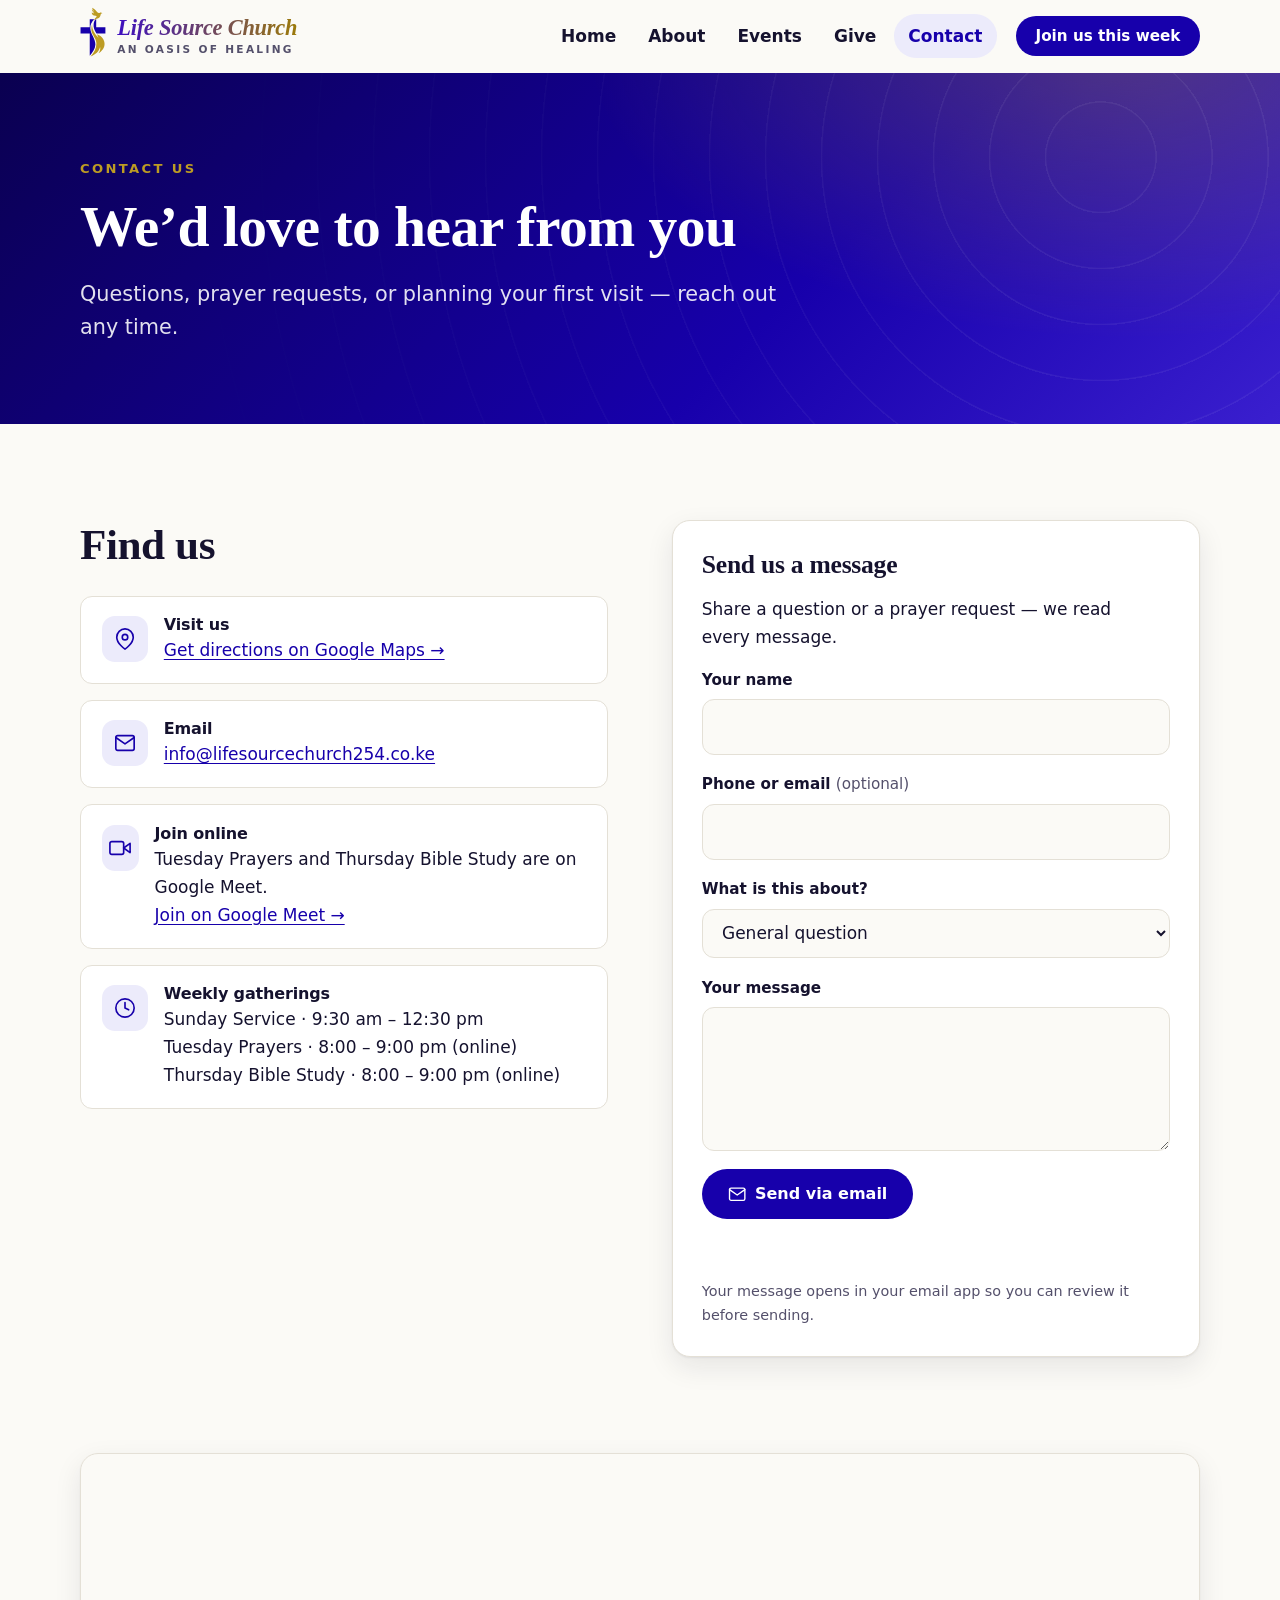
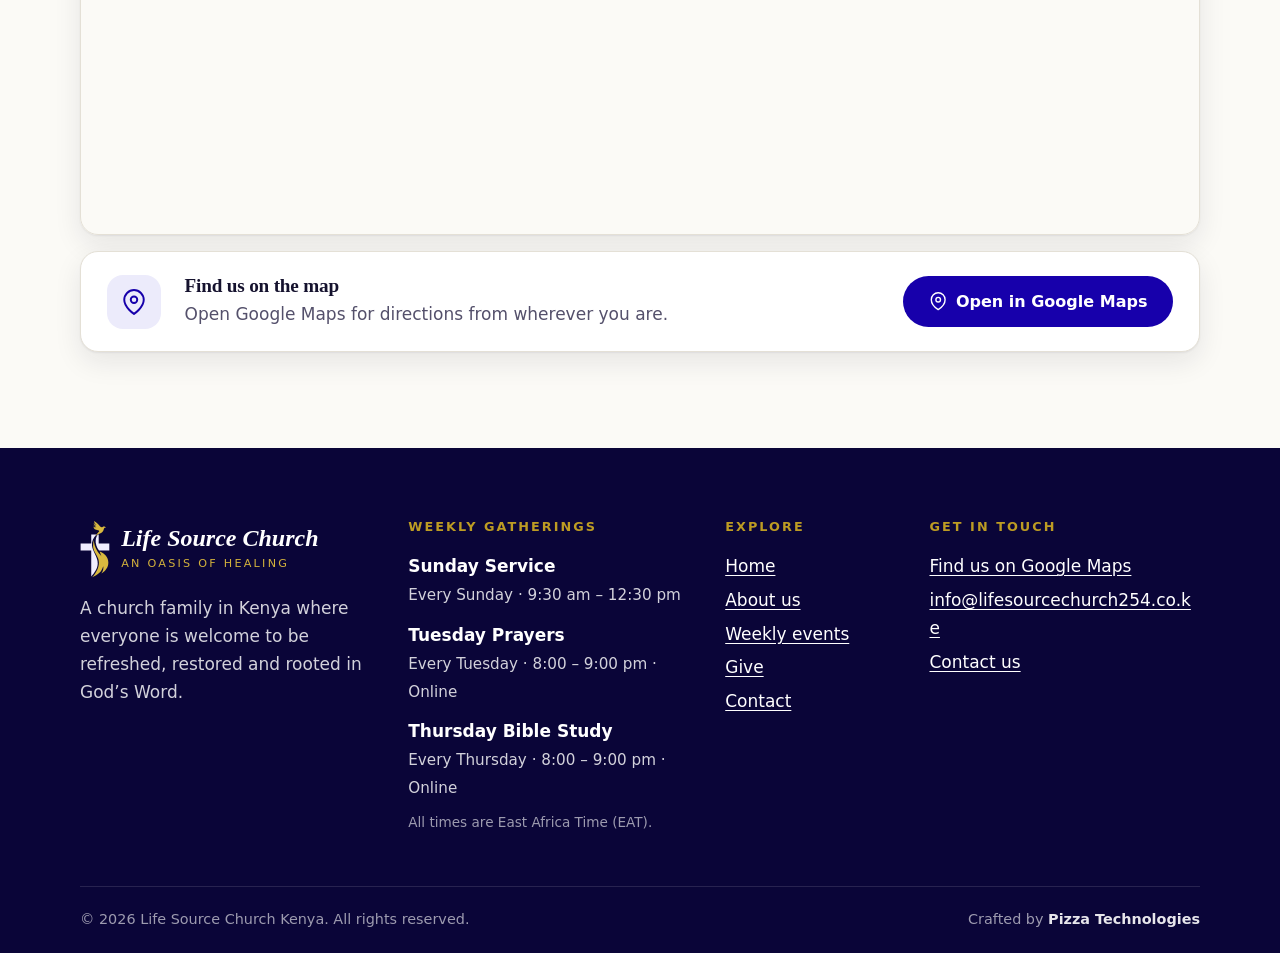
<file: contact.html>
<!doctype html>
<html lang="en">
<head>
  <meta charset="utf-8">
  <meta name="viewport" content="width=device-width, initial-scale=1">
  <title>Contact Us — Life Source Church Kenya</title>
  <meta name="description" content="Get in touch with Life Source Church Kenya — questions, prayer requests, or planning your first visit.">
  <meta name="theme-color" content="#1700ab">
  <meta property="og:type" content="website">
  <meta property="og:site_name" content="Life Source Church Kenya">
  <meta property="og:title" content="Contact Us — Life Source Church Kenya">
  <meta property="og:description" content="Get in touch with Life Source Church Kenya — questions, prayer requests, or planning your first visit.">
  <link rel="icon" href="img/favicon.svg" type="image/svg+xml">
  <link rel="stylesheet" href="css/styles.css">
  <script>document.documentElement.classList.add("js");</script>
  <script src="js/site-config.js"></script>
  <script src="js/main.js" defer></script>
</head>
<body>
  <a class="skip-link" href="#main">Skip to main content</a>

  <header class="site-header">
    <div class="container header-inner">
      <a class="brand" href="index.html" aria-label="Life Source Church Kenya — home">
        <picture>
          <source media="(prefers-color-scheme: dark)" srcset="img/logo-mark-light.svg">
          <img src="img/logo-mark.svg" alt="" width="26" height="50">
        </picture>
        <span class="brand-text"><strong>Life Source Church</strong><small>An Oasis of Healing</small></span>
      </a>
      <button class="nav-toggle" type="button" aria-expanded="false" aria-controls="site-nav">
        <span class="sr-only">Menu</span><span class="nav-toggle__bars" aria-hidden="true"></span>
      </button>
      <nav id="site-nav" class="site-nav" aria-label="Main">
        <ul>
        <li><a href="index.html">Home</a></li>
        <li><a href="about.html">About</a></li>
        <li><a href="events.html">Events</a></li>
        <li><a href="give.html">Give</a></li>
        <li><a href="contact.html" aria-current="page">Contact</a></li>
        </ul>
        <a class="btn btn--sm" href="events.html">Join us this week</a>
      </nav>
    </div>
  </header>

  <main id="main">

    <section class="page-hero">
      <div class="container">
        <p class="eyebrow">Contact us</p>
        <h1>We’d love to hear from you</h1>
        <p class="lead">Questions, prayer requests, or planning your first visit — reach out any time.</p>
      </div>
    </section>

    <section class="section">
      <div class="container split split--even">
        <div data-reveal>
          <h2>Find us</h2>

          <div class="notice" data-site-empty-notice>
            <p>We’re still adding our phone and email details. In the meantime, you’re warmly invited to join us on Sunday morning (from 9:30 am), or online on Tuesday evening (Prayers) or Thursday evening (Bible Study), 8:00 – 9:00 pm.</p>
          </div>

          <ul class="contact-list">
            <li class="contact-item" data-site-needs-any="address,mapLinkUrl" hidden>
              <div class="icon-bubble"><span class="icon" data-icon="pin" aria-hidden="true"></span></div>
              <div>
                <h3>Visit us</h3>
                <p data-site-needs="address" hidden data-site-text="address"></p>
                <p data-site-needs="mapLinkUrl" hidden><a data-site-href="mapLinkUrl" target="_blank" rel="noopener noreferrer">Get directions on Google Maps &rarr;</a></p>
              </div>
            </li>
            <li class="contact-item" data-site-needs="phone" hidden>
              <div class="icon-bubble"><span class="icon" data-icon="phone" aria-hidden="true"></span></div>
              <div><h3>Call us</h3><p><a data-site-href="phone" data-site-text="phone"></a></p></div>
            </li>
            <li class="contact-item" data-site-needs="whatsapp" hidden>
              <div class="icon-bubble"><span class="icon" data-icon="chat" aria-hidden="true"></span></div>
              <div><h3>WhatsApp</h3><p><a data-site-href="whatsapp" target="_blank" rel="noopener noreferrer">Chat with us on WhatsApp</a></p></div>
            </li>
            <li class="contact-item" data-site-needs="email" hidden>
              <div class="icon-bubble"><span class="icon" data-icon="mail" aria-hidden="true"></span></div>
              <div><h3>Email</h3><p><a data-site-href="email" data-site-text="email"></a></p></div>
            </li>
            <li class="contact-item" data-site-needs="meetUrl">
              <div class="icon-bubble"><span class="icon" data-icon="video" aria-hidden="true"></span></div>
              <div>
                <h3>Join online</h3>
                <p>Tuesday Prayers and Thursday Bible Study are on Google Meet.</p>
                <p><a href="https://meet.google.com/vti-ypyp-hys" data-site-href="meetUrl" target="_blank" rel="noopener noreferrer">Join on Google Meet &rarr;</a></p>
              </div>
            </li>
            <li class="contact-item">
              <div class="icon-bubble"><span class="icon" data-icon="clock" aria-hidden="true"></span></div>
              <div>
                <h3>Weekly gatherings</h3>
                <p>Sunday Service · 9:30 am – 12:30 pm<br>Tuesday Prayers · 8:00 – 9:00 pm (online)<br>Thursday Bible Study · 8:00 – 9:00 pm (online)</p>
              </div>
            </li>
          </ul>
        </div>

        <div id="message" data-contact-form-section data-reveal hidden>
          <div class="card">
            <h2 class="card-title">Send us a message</h2>
            <p>Share a question or a prayer request — we read every message.</p>
            <form class="form" data-contact-form>
              <div class="field">
                <label for="f-name">Your name</label>
                <input id="f-name" name="name" type="text" autocomplete="name" required>
              </div>
              <div class="field">
                <label for="f-reach">Phone or email <span>(optional)</span></label>
                <input id="f-reach" name="reach" type="text" autocomplete="off">
              </div>
              <div class="field">
                <label for="f-topic">What is this about?</label>
                <select id="f-topic" name="topic">
                  <option>General question</option>
                  <option>Prayer request</option>
                  <option>Planning a visit</option>
                  <option>Other</option>
                </select>
              </div>
              <div class="field">
                <label for="f-message">Your message</label>
                <textarea id="f-message" name="message" required></textarea>
              </div>
              <div class="btn-row">
                <button class="btn btn--whatsapp" type="submit" data-channel="whatsapp" hidden><span class="icon" data-icon="send" aria-hidden="true"></span>Send via WhatsApp</button>
                <button class="btn" type="submit" data-channel="email" hidden><span class="icon" data-icon="mail" aria-hidden="true"></span>Send via email</button>
              </div>
              <p class="form-status" data-form-status role="status" aria-live="polite"></p>
              <p class="form-hint" data-form-hint>Your message opens in your email app so you can review it before sending.</p>
            </form>
          </div>
        </div>
      </div>
    </section>

    <section class="section section--tight" id="map" data-site-needs-any="mapEmbedUrl,mapLinkUrl" hidden>
      <div class="container">
        <div class="map" data-site-needs="mapEmbedUrl" hidden>
          <iframe data-site-src="mapEmbedUrl" title="Map showing the location of Life Source Church Kenya" loading="lazy" referrerpolicy="strict-origin-when-cross-origin" allowfullscreen></iframe>
        </div>
        <div class="map-cta" data-site-needs="mapLinkUrl" hidden>
          <div class="icon-bubble"><span class="icon" data-icon="pin" aria-hidden="true"></span></div>
          <div class="map-cta__text">
            <h3>Find us on the map</h3>
            <p>Open Google Maps for directions from wherever you are.</p>
          </div>
          <a class="btn" data-site-href="mapLinkUrl" target="_blank" rel="noopener noreferrer"><span class="icon" data-icon="pin" aria-hidden="true"></span>Open in Google Maps</a>
        </div>
      </div>
    </section>
  </main>

  <footer class="site-footer">
    <div class="container">
      <div class="footer-grid">
        <div>
          <a class="footer-brand" href="index.html">
            <img src="img/logo-mark-light.svg" alt="" width="30" height="58">
            <span><strong>Life Source Church</strong><small>An Oasis of Healing</small></span>
          </a>
          <p>A church family in Kenya where everyone is welcome to be refreshed, restored and rooted in God’s Word.</p>
          <ul class="social" data-site-needs-any="social.facebook,social.instagram,social.youtube,social.tiktok,social.x" hidden>
            <li data-site-needs="social.facebook" hidden><a data-site-href="social.facebook" target="_blank" rel="noopener noreferrer">Facebook</a></li>
            <li data-site-needs="social.instagram" hidden><a data-site-href="social.instagram" target="_blank" rel="noopener noreferrer">Instagram</a></li>
            <li data-site-needs="social.youtube" hidden><a data-site-href="social.youtube" target="_blank" rel="noopener noreferrer">YouTube</a></li>
            <li data-site-needs="social.tiktok" hidden><a data-site-href="social.tiktok" target="_blank" rel="noopener noreferrer">TikTok</a></li>
            <li data-site-needs="social.x" hidden><a data-site-href="social.x" target="_blank" rel="noopener noreferrer">X</a></li>
          </ul>
        </div>

        <div class="footer-times">
          <h2>Weekly gatherings</h2>
          <ul>
            <li><strong>Sunday Service</strong><span>Every Sunday · 9:30 am – 12:30&nbsp;pm</span></li>
            <li><strong>Tuesday Prayers</strong><span>Every Tuesday · 8:00 – 9:00&nbsp;pm · Online</span></li>
            <li><strong>Thursday Bible Study</strong><span>Every Thursday · 8:00 – 9:00&nbsp;pm · Online</span></li>
          </ul>
          <p class="footer-note">All times are East Africa Time (EAT).</p>
        </div>

        <div>
          <h2>Explore</h2>
          <ul>
            <li><a href="index.html">Home</a></li>
            <li><a href="about.html">About us</a></li>
            <li><a href="events.html">Weekly events</a></li>
            <li><a href="give.html">Give</a></li>
            <li><a href="contact.html">Contact</a></li>
          </ul>
        </div>

        <div>
          <h2>Get in touch</h2>
          <ul>
            <li data-site-needs="address" hidden data-site-text="address"></li>
            <li data-site-needs="mapLinkUrl" hidden><a data-site-href="mapLinkUrl" target="_blank" rel="noopener noreferrer">Find us on Google Maps</a></li>
            <li data-site-needs="phone" hidden><a data-site-href="phone" data-site-text="phone"></a></li>
            <li data-site-needs="whatsapp" hidden><a data-site-href="whatsapp" target="_blank" rel="noopener noreferrer">Chat on WhatsApp</a></li>
            <li data-site-needs="email" hidden><a data-site-href="email" data-site-text="email"></a></li>
            <li><a href="contact.html">Contact us</a></li>
          </ul>
        </div>
      </div>

      <div class="footer-bottom">
        <p>&copy; <span data-year>2026</span> Life Source Church Kenya. All rights reserved.</p>
        <p class="crafted">Crafted by <strong>Pizza Technologies</strong></p>
      </div>
    </div>
  </footer>
</body>
</html>
</file>
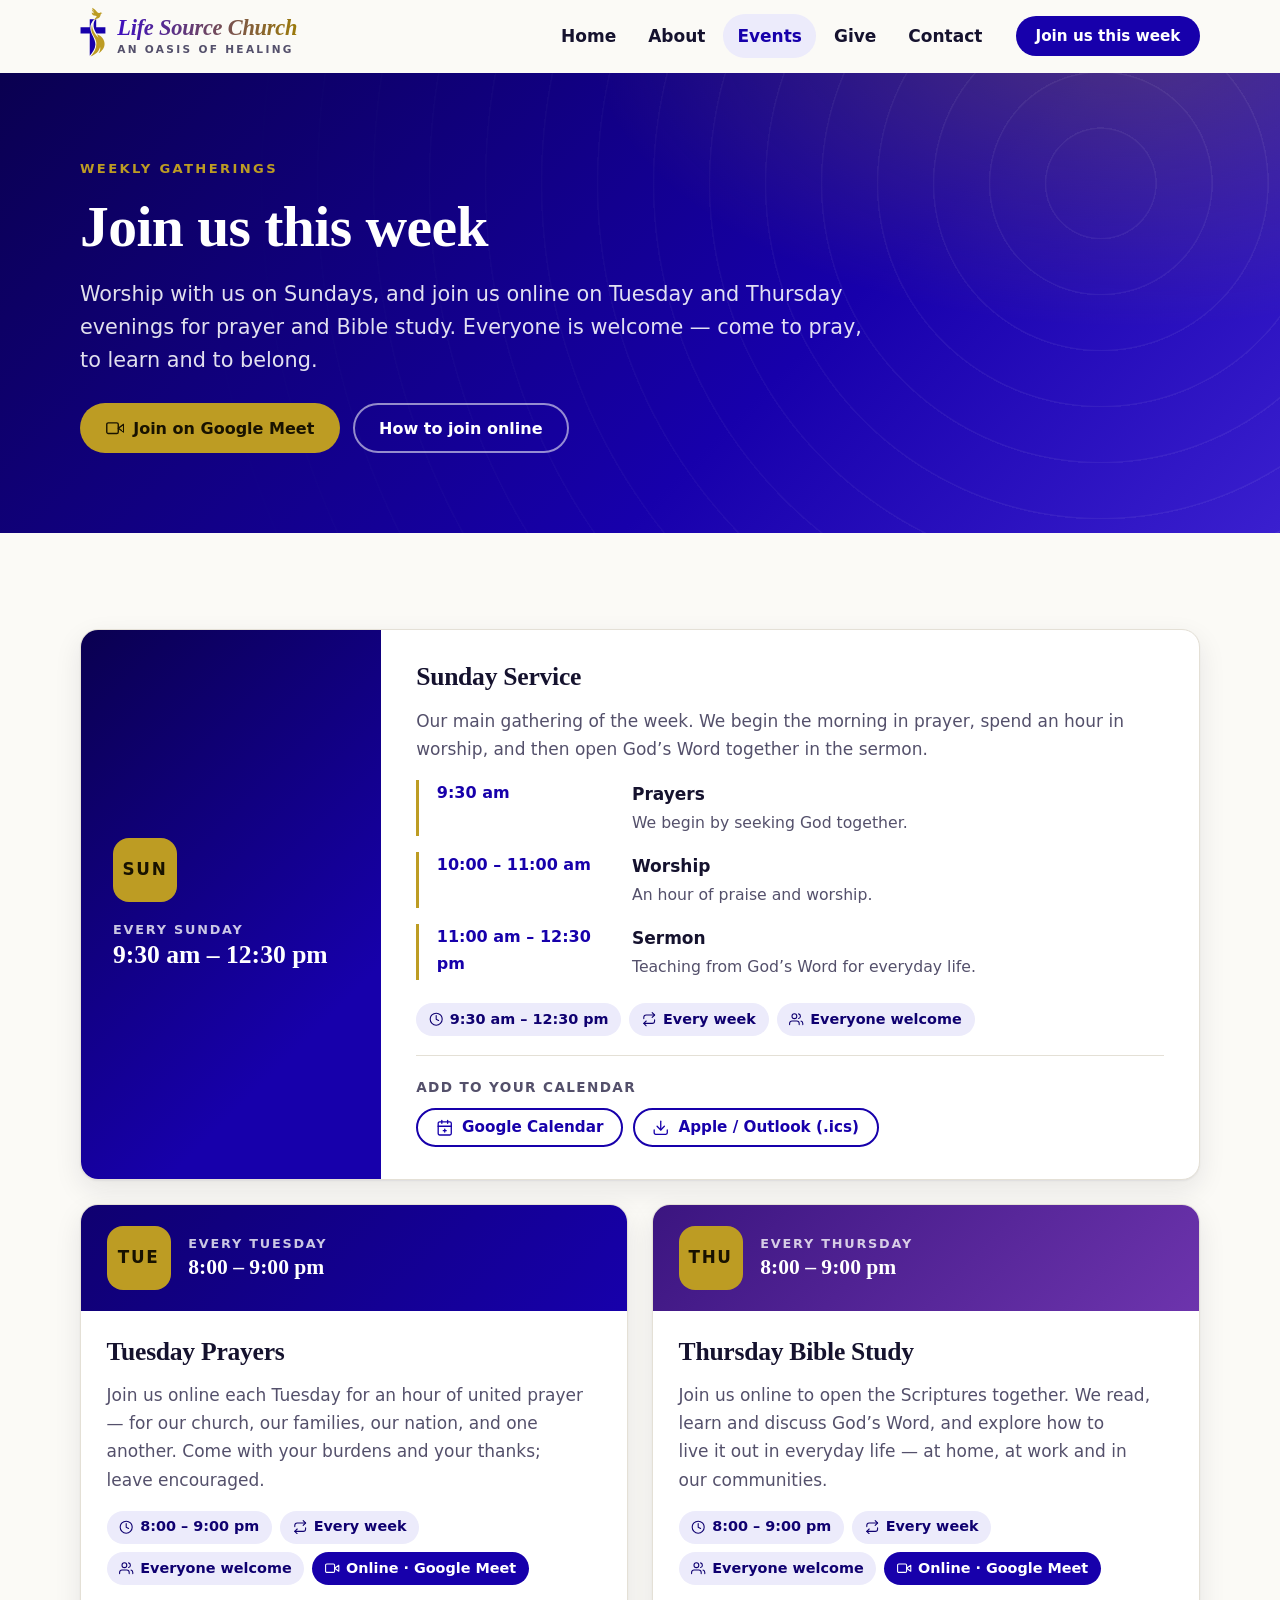
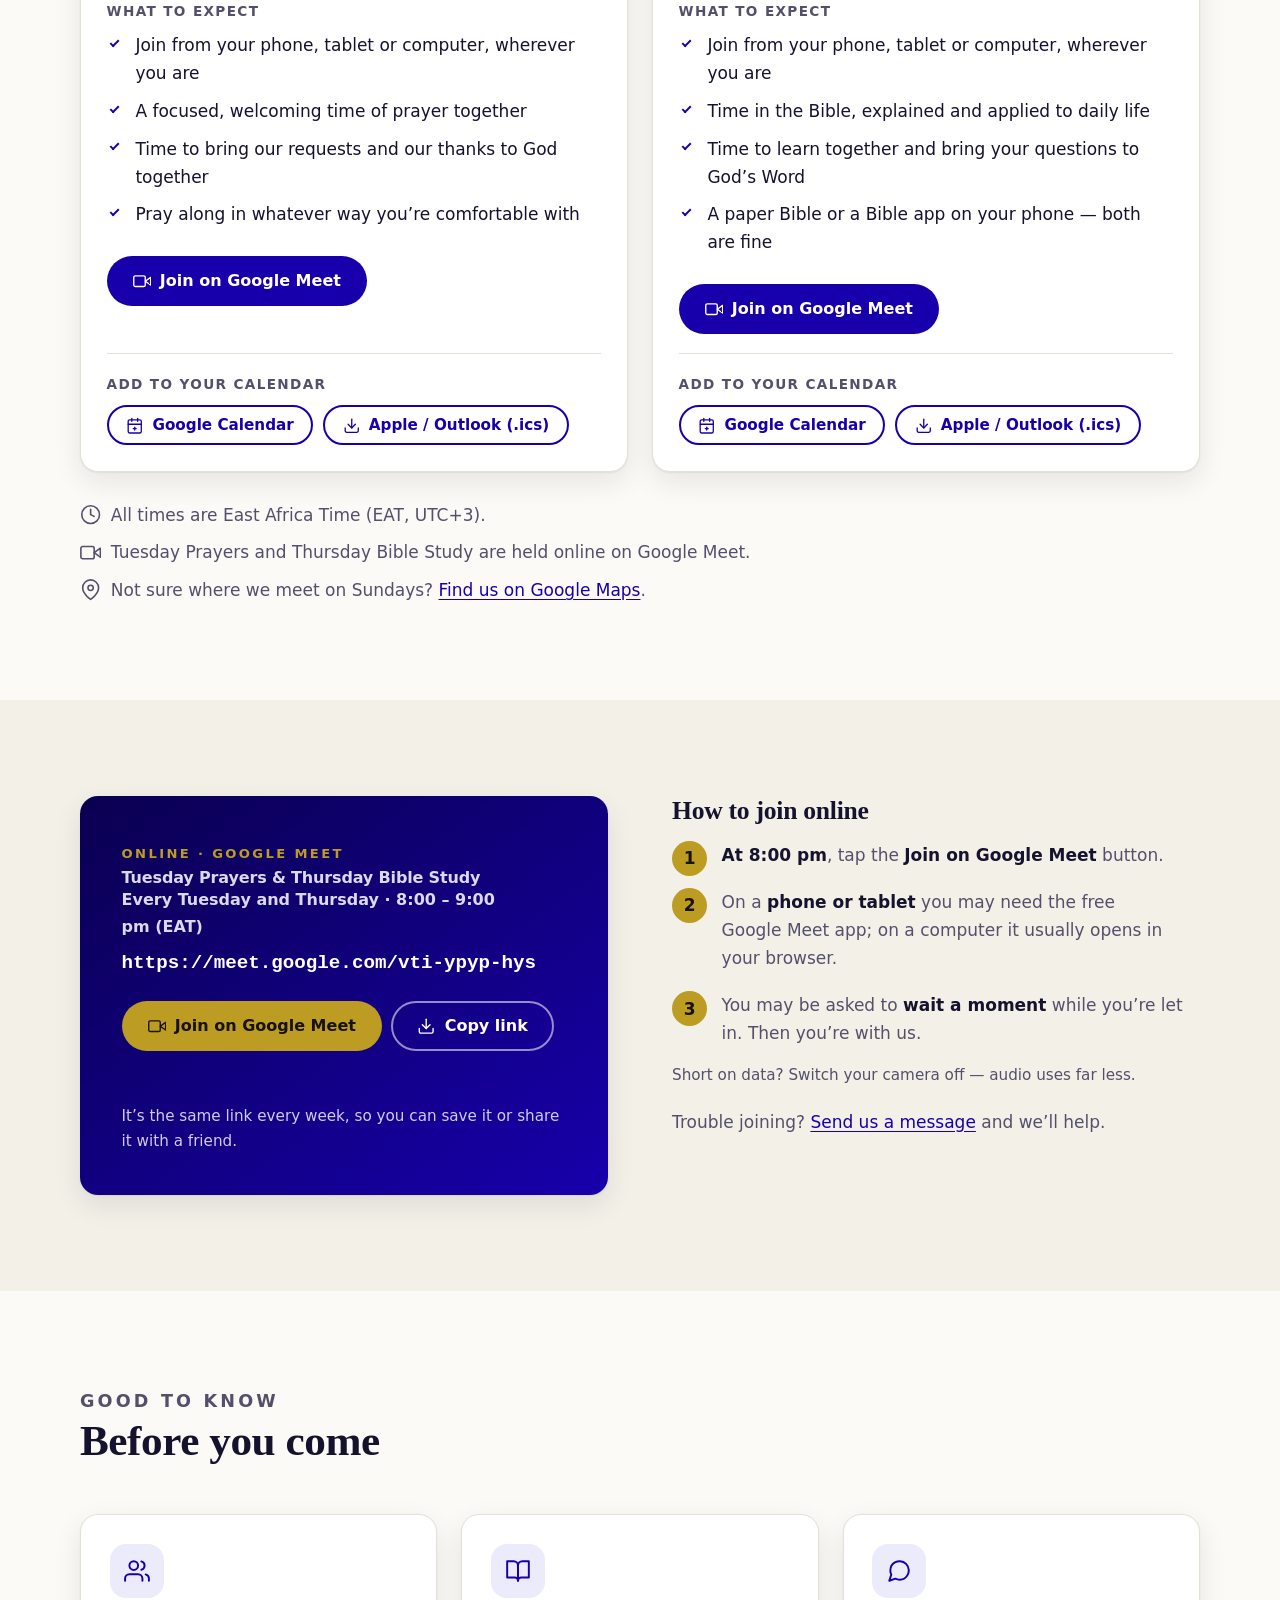
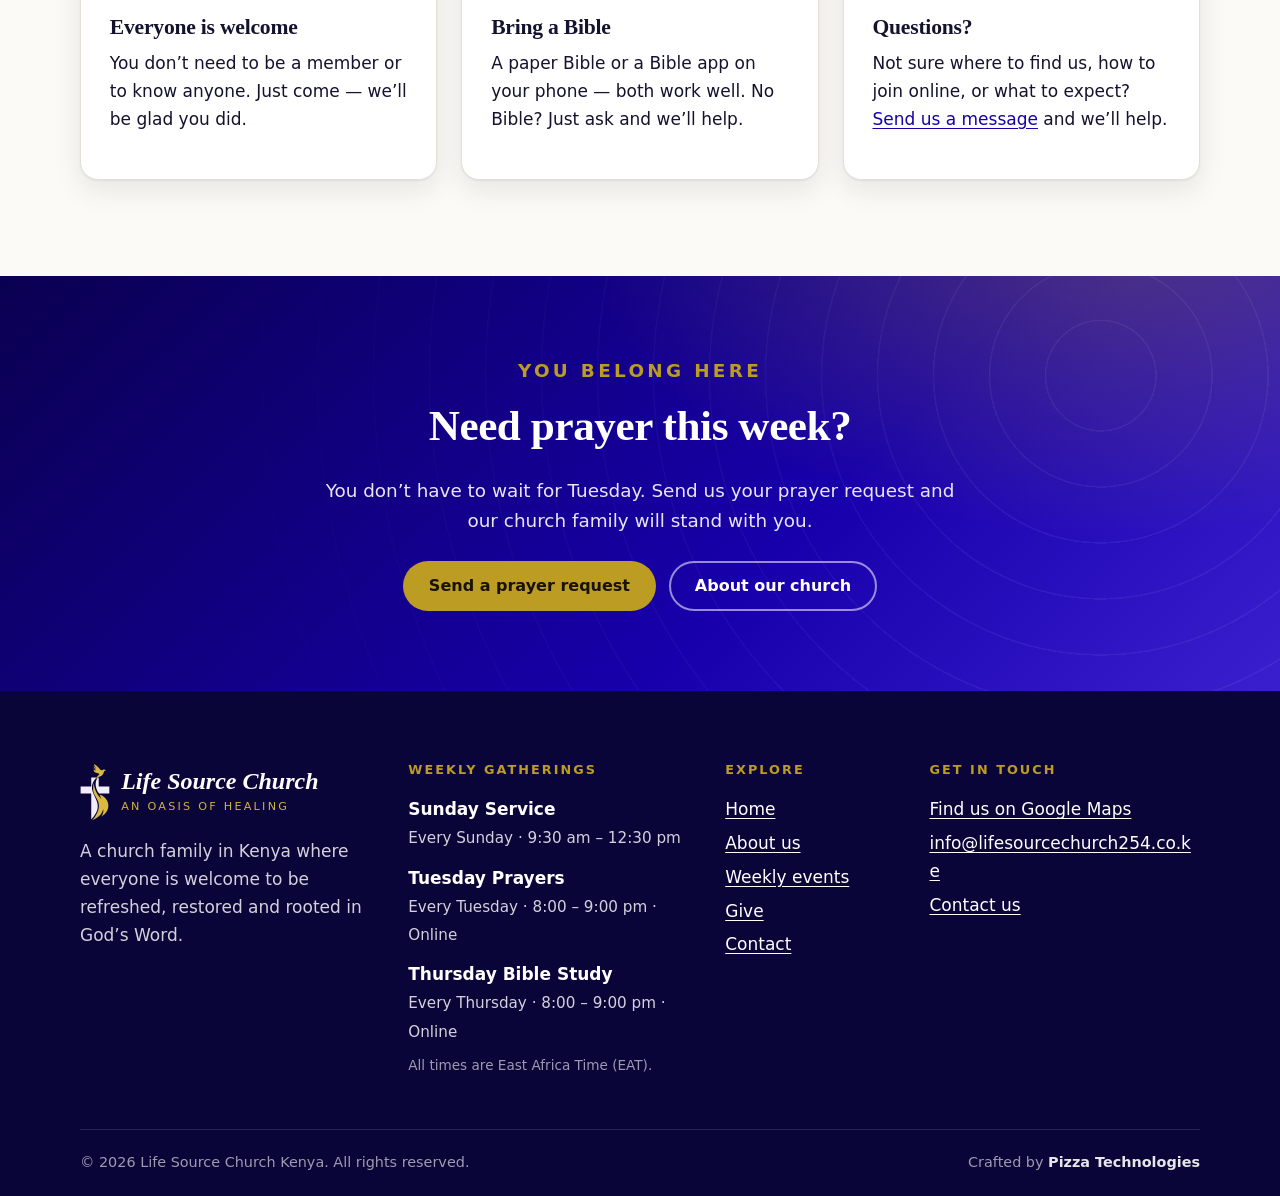
<file: events.html>
<!doctype html>
<html lang="en">
<head>
  <meta charset="utf-8">
  <meta name="viewport" content="width=device-width, initial-scale=1">
  <title>Weekly Events — Life Source Church Kenya</title>
  <meta name="description" content="Sunday Service from 9:30 am, plus Tuesday Prayers and Thursday Bible Study online on Google Meet (8:00 – 9:00 pm). Everyone is welcome.">
  <meta name="theme-color" content="#1700ab">
  <meta property="og:type" content="website">
  <meta property="og:site_name" content="Life Source Church Kenya">
  <meta property="og:title" content="Weekly Events — Life Source Church Kenya">
  <meta property="og:description" content="Sunday Service from 9:30 am, plus Tuesday Prayers and Thursday Bible Study online on Google Meet (8:00 – 9:00 pm). Everyone is welcome.">
  <link rel="icon" href="img/favicon.svg" type="image/svg+xml">
  <link rel="stylesheet" href="css/styles.css">
  <script>document.documentElement.classList.add("js");</script>
  <script src="js/site-config.js"></script>
  <script src="js/main.js" defer></script>
</head>
<body>
  <a class="skip-link" href="#main">Skip to main content</a>

  <header class="site-header">
    <div class="container header-inner">
      <a class="brand" href="index.html" aria-label="Life Source Church Kenya — home">
        <picture>
          <source media="(prefers-color-scheme: dark)" srcset="img/logo-mark-light.svg">
          <img src="img/logo-mark.svg" alt="" width="26" height="50">
        </picture>
        <span class="brand-text"><strong>Life Source Church</strong><small>An Oasis of Healing</small></span>
      </a>
      <button class="nav-toggle" type="button" aria-expanded="false" aria-controls="site-nav">
        <span class="sr-only">Menu</span><span class="nav-toggle__bars" aria-hidden="true"></span>
      </button>
      <nav id="site-nav" class="site-nav" aria-label="Main">
        <ul>
        <li><a href="index.html">Home</a></li>
        <li><a href="about.html">About</a></li>
        <li><a href="events.html" aria-current="page">Events</a></li>
        <li><a href="give.html">Give</a></li>
        <li><a href="contact.html">Contact</a></li>
        </ul>
        <a class="btn btn--sm" href="events.html">Join us this week</a>
      </nav>
    </div>
  </header>

  <main id="main">

    <section class="page-hero">
      <div class="container">
        <p class="eyebrow">Weekly gatherings</p>
        <h1>Join us this week</h1>
        <p class="lead">Worship with us on Sundays, and join us online on Tuesday and Thursday evenings for prayer and Bible study. Everyone is welcome — come to pray, to learn and to belong.</p>
        <div class="btn-row page-hero__actions" data-site-needs="meetUrl">
          <a class="btn btn--accent" href="https://meet.google.com/vti-ypyp-hys" data-site-href="meetUrl" target="_blank" rel="noopener noreferrer"><span class="icon" data-icon="video" aria-hidden="true"></span>Join on Google Meet</a>
          <a class="btn btn--ghost" href="#join-online">How to join online</a>
        </div>
      </div>
    </section>

    <section class="section">
      <div class="container">
      <article class="event-card event-card--sun event-card--featured" id="sunday-service" data-reveal data-event data-title="Sunday Service" data-day="0" data-start="09:30" data-end="12:30" data-desc="Prayers from 9:30 am, worship 10:00 – 11:00 am, sermon 11:00 am – 12:30 pm at Life Source Church Kenya. Everyone is welcome.">
        <div class="event-card__head">
          <div class="event-card__day" aria-hidden="true">SUN</div>
          <div class="event-card__when"><small>Every Sunday</small><strong>9:30 am – 12:30 pm</strong></div>
        </div>
        <div class="event-card__body">
        <h3>Sunday Service</h3>
        <p>Our main gathering of the week. We begin the morning in prayer, spend an hour in worship, and then open God’s Word together in the sermon.</p>
        <ol class="timeline">
          <li><span class="t">9:30 am</span><div><strong>Prayers</strong><span>We begin by seeking God together.</span></div></li>
          <li><span class="t">10:00 – 11:00 am</span><div><strong>Worship</strong><span>An hour of praise and worship.</span></div></li>
          <li><span class="t">11:00 am – 12:30 pm</span><div><strong>Sermon</strong><span>Teaching from God’s Word for everyday life.</span></div></li>
        </ol>
        <ul class="chips">
          <li class="chip"><span class="icon" data-icon="clock" aria-hidden="true"></span>9:30 am – 12:30 pm</li>
          <li class="chip"><span class="icon" data-icon="repeat" aria-hidden="true"></span>Every week</li>
          <li class="chip"><span class="icon" data-icon="users" aria-hidden="true"></span>Everyone welcome</li>
        </ul>
        <div class="calendar-actions" data-calendar hidden>
          <p class="calendar-actions__label">Add to your calendar</p>
          <div class="btn-row">
            <a class="btn btn--outline btn--sm" data-calendar-google href="#" target="_blank" rel="noopener noreferrer"><span class="icon" data-icon="calendar-plus" aria-hidden="true"></span>Google Calendar</a>
            <button class="btn btn--outline btn--sm" type="button" data-calendar-ics><span class="icon" data-icon="download" aria-hidden="true"></span>Apple / Outlook (.ics)</button>
          </div>
        </div>
        </div>
      </article>
        <div class="grid grid--2">
      <article class="event-card event-card--tue" id="tuesday-prayers" data-reveal data-event data-online data-title="Tuesday Prayers" data-day="2" data-start="20:00" data-end="21:00" data-desc="A weekly hour of united prayer, online on Google Meet, with Life Source Church Kenya. Everyone is welcome.">
        <div class="event-card__head">
          <div class="event-card__day" aria-hidden="true">TUE</div>
          <div class="event-card__when"><small>Every Tuesday</small><strong>8:00 – 9:00 pm</strong></div>
        </div>
        <div class="event-card__body">
        <h3>Tuesday Prayers</h3>
        <p>Join us online each Tuesday for an hour of united prayer — for our church, our families, our nation, and one another. Come with your burdens and your thanks; leave encouraged.</p>
        <ul class="chips">
          <li class="chip"><span class="icon" data-icon="clock" aria-hidden="true"></span>8:00 – 9:00 pm</li>
          <li class="chip"><span class="icon" data-icon="repeat" aria-hidden="true"></span>Every week</li>
          <li class="chip"><span class="icon" data-icon="users" aria-hidden="true"></span>Everyone welcome</li>
          <li class="chip chip--online"><span class="icon" data-icon="video" aria-hidden="true"></span>Online · Google Meet</li>
        </ul>
        <h4 class="expect-title">What to expect</h4>
        <ul class="checklist">
          <li>Join from your phone, tablet or computer, wherever you are</li>
          <li>A focused, welcoming time of prayer together</li>
          <li>Time to bring our requests and our thanks to God together</li>
          <li>Pray along in whatever way you’re comfortable with</li>
        </ul>
        <div class="join-row" data-site-needs="meetUrl">
          <a class="btn" href="https://meet.google.com/vti-ypyp-hys" data-site-href="meetUrl" target="_blank" rel="noopener noreferrer"><span class="icon" data-icon="video" aria-hidden="true"></span>Join on Google Meet</a>
        </div>
        <div class="calendar-actions" data-calendar hidden>
          <p class="calendar-actions__label">Add to your calendar</p>
          <div class="btn-row">
            <a class="btn btn--outline btn--sm" data-calendar-google href="#" target="_blank" rel="noopener noreferrer"><span class="icon" data-icon="calendar-plus" aria-hidden="true"></span>Google Calendar</a>
            <button class="btn btn--outline btn--sm" type="button" data-calendar-ics><span class="icon" data-icon="download" aria-hidden="true"></span>Apple / Outlook (.ics)</button>
          </div>
        </div>
        </div>
      </article>
      <article class="event-card event-card--thu" id="thursday-bible-study" data-reveal data-event data-online data-title="Thursday Bible Study" data-day="4" data-start="20:00" data-end="21:00" data-desc="A weekly hour in God's Word, online on Google Meet, with Life Source Church Kenya. Everyone is welcome.">
        <div class="event-card__head">
          <div class="event-card__day" aria-hidden="true">THU</div>
          <div class="event-card__when"><small>Every Thursday</small><strong>8:00 – 9:00 pm</strong></div>
        </div>
        <div class="event-card__body">
        <h3>Thursday Bible Study</h3>
        <p>Join us online to open the Scriptures together. We read, learn and discuss God’s Word, and explore how to live it out in everyday life — at home, at work and in our communities.</p>
        <ul class="chips">
          <li class="chip"><span class="icon" data-icon="clock" aria-hidden="true"></span>8:00 – 9:00 pm</li>
          <li class="chip"><span class="icon" data-icon="repeat" aria-hidden="true"></span>Every week</li>
          <li class="chip"><span class="icon" data-icon="users" aria-hidden="true"></span>Everyone welcome</li>
          <li class="chip chip--online"><span class="icon" data-icon="video" aria-hidden="true"></span>Online · Google Meet</li>
        </ul>
        <h4 class="expect-title">What to expect</h4>
        <ul class="checklist">
          <li>Join from your phone, tablet or computer, wherever you are</li>
          <li>Time in the Bible, explained and applied to daily life</li>
          <li>Time to learn together and bring your questions to God’s Word</li>
          <li>A paper Bible or a Bible app on your phone — both are fine</li>
        </ul>
        <div class="join-row" data-site-needs="meetUrl">
          <a class="btn" href="https://meet.google.com/vti-ypyp-hys" data-site-href="meetUrl" target="_blank" rel="noopener noreferrer"><span class="icon" data-icon="video" aria-hidden="true"></span>Join on Google Meet</a>
        </div>
        <div class="calendar-actions" data-calendar hidden>
          <p class="calendar-actions__label">Add to your calendar</p>
          <div class="btn-row">
            <a class="btn btn--outline btn--sm" data-calendar-google href="#" target="_blank" rel="noopener noreferrer"><span class="icon" data-icon="calendar-plus" aria-hidden="true"></span>Google Calendar</a>
            <button class="btn btn--outline btn--sm" type="button" data-calendar-ics><span class="icon" data-icon="download" aria-hidden="true"></span>Apple / Outlook (.ics)</button>
          </div>
        </div>
        </div>
      </article>
        </div>
        <p class="time-note" data-reveal><span class="icon" data-icon="clock" aria-hidden="true"></span>All times are East Africa Time (EAT, UTC+3).</p>
        <p class="time-note"><span class="icon" data-icon="video" aria-hidden="true"></span><span>Tuesday Prayers and Thursday Bible Study are held online on Google Meet.</span></p>
        <p class="time-note" data-site-needs="mapLinkUrl" hidden><span class="icon" data-icon="pin" aria-hidden="true"></span><span>Not sure where we meet on Sundays? <a data-site-href="mapLinkUrl" target="_blank" rel="noopener noreferrer">Find us on Google Maps</a>.</span></p>
      </div>
    </section>

    <section class="section section--alt" id="join-online">
      <div class="container split split--even">
        <div class="till meet-card" data-reveal data-site-needs="meetUrl">
          <p class="eyebrow">Online · Google Meet</p>
          <h3 class="till__title">Tuesday Prayers &amp; Thursday Bible Study</h3>
          <p class="till__title">Every Tuesday and Thursday · 8:00 – 9:00 pm (EAT)</p>
          <p class="meet-url" id="meet-url" data-site-text="meetUrl">https://meet.google.com/vti-ypyp-hys</p>
          <div class="btn-row">
            <a class="btn btn--accent" href="https://meet.google.com/vti-ypyp-hys" data-site-href="meetUrl" target="_blank" rel="noopener noreferrer"><span class="icon" data-icon="video" aria-hidden="true"></span>Join on Google Meet</a>
            <button class="btn btn--ghost" type="button" data-copy="#meet-url" data-copy-raw hidden><span class="icon" data-icon="download" aria-hidden="true"></span><span data-copy-label>Copy link</span></button>
          </div>
          <p class="form-status" data-copy-status role="status" aria-live="polite"></p>
          <p class="till__note">It’s the same link every week, so you can save it or share it with a friend.</p>
        </div>
        <div data-reveal data-site-needs="meetUrl">
          <h2 class="card-title">How to join online</h2>
          <ol class="howto">
            <li><p><strong>At 8:00 pm</strong>, tap the <strong>Join on Google Meet</strong> button.</p></li>
            <li><p>On a <strong>phone or tablet</strong> you may need the free Google Meet app; on a computer it usually opens in your browser.</p></li>
            <li><p>You may be asked to <strong>wait a moment</strong> while you’re let in. Then you’re with us.</p></li>
          </ol>
          <p class="join-tip">Short on data? Switch your camera off — audio uses far less.</p>
          <p class="join-help" data-site-needs-any="phone,whatsapp,email,address" hidden>Trouble joining? <a href="contact.html">Send us a message</a> and we’ll help.</p>
        </div>
      </div>
    </section>

    <section class="section">
      <div class="container">
        <div class="section-head" data-reveal>
          <p class="eyebrow">Good to know</p>
          <h2>Before you come</h2>
        </div>
        <div class="grid grid--3">
          <article class="card" data-reveal>
            <div class="icon-bubble"><span class="icon" data-icon="users" aria-hidden="true"></span></div>
            <h3>Everyone is welcome</h3>
            <p>You don’t need to be a member or to know anyone. Just come — we’ll be glad you did.</p>
          </article>
          <article class="card" data-reveal>
            <div class="icon-bubble"><span class="icon" data-icon="book" aria-hidden="true"></span></div>
            <h3>Bring a Bible</h3>
            <p>A paper Bible or a Bible app on your phone — both work well. No Bible? Just ask and we’ll help.</p>
          </article>
          <article class="card" data-reveal>
            <div class="icon-bubble"><span class="icon" data-icon="chat" aria-hidden="true"></span></div>
            <h3>Questions?</h3>
            <p data-site-needs-any="phone,whatsapp,email,address" hidden>Not sure where to find us, how to join online, or what to expect? <a href="contact.html">Send us a message</a> and we’ll help.</p>
            <p data-site-empty-notice>Not sure what to expect? Just come as you are — you’ll be welcome, whether it’s your first time or your hundredth.</p>
          </article>
        </div>
      </div>
    </section>

    <section class="cta-band" data-site-needs-any="phone,whatsapp,email,address" hidden>
      <div class="container" data-reveal>
        <p class="eyebrow">You belong here</p>
        <h2>Need prayer this week?</h2>
        <p>You don’t have to wait for Tuesday. Send us your prayer request and our church family will stand with you.</p>
        <div class="btn-row">
          <a class="btn btn--accent" href="contact.html#message">Send a prayer request</a>
          <a class="btn btn--ghost" href="about.html">About our church</a>
        </div>
      </div>
    </section>


    <section class="cta-band" data-site-empty-notice>
      <div class="container" data-reveal>
        <p class="eyebrow">You belong here</p>
        <h2>Come and pray with us</h2>
        <p>Every Tuesday evening our church family gathers online to pray. You don’t have to wait for Sunday — you’re welcome to join us.</p>
        <div class="btn-row">
          <a class="btn btn--accent" href="#tuesday-prayers">Tuesday Prayers</a>
          <a class="btn btn--ghost" href="about.html">About our church</a>
        </div>
      </div>
    </section>

  </main>

  <footer class="site-footer">
    <div class="container">
      <div class="footer-grid">
        <div>
          <a class="footer-brand" href="index.html">
            <img src="img/logo-mark-light.svg" alt="" width="30" height="58">
            <span><strong>Life Source Church</strong><small>An Oasis of Healing</small></span>
          </a>
          <p>A church family in Kenya where everyone is welcome to be refreshed, restored and rooted in God’s Word.</p>
          <ul class="social" data-site-needs-any="social.facebook,social.instagram,social.youtube,social.tiktok,social.x" hidden>
            <li data-site-needs="social.facebook" hidden><a data-site-href="social.facebook" target="_blank" rel="noopener noreferrer">Facebook</a></li>
            <li data-site-needs="social.instagram" hidden><a data-site-href="social.instagram" target="_blank" rel="noopener noreferrer">Instagram</a></li>
            <li data-site-needs="social.youtube" hidden><a data-site-href="social.youtube" target="_blank" rel="noopener noreferrer">YouTube</a></li>
            <li data-site-needs="social.tiktok" hidden><a data-site-href="social.tiktok" target="_blank" rel="noopener noreferrer">TikTok</a></li>
            <li data-site-needs="social.x" hidden><a data-site-href="social.x" target="_blank" rel="noopener noreferrer">X</a></li>
          </ul>
        </div>

        <div class="footer-times">
          <h2>Weekly gatherings</h2>
          <ul>
            <li><strong>Sunday Service</strong><span>Every Sunday · 9:30 am – 12:30&nbsp;pm</span></li>
            <li><strong>Tuesday Prayers</strong><span>Every Tuesday · 8:00 – 9:00&nbsp;pm · Online</span></li>
            <li><strong>Thursday Bible Study</strong><span>Every Thursday · 8:00 – 9:00&nbsp;pm · Online</span></li>
          </ul>
          <p class="footer-note">All times are East Africa Time (EAT).</p>
        </div>

        <div>
          <h2>Explore</h2>
          <ul>
            <li><a href="index.html">Home</a></li>
            <li><a href="about.html">About us</a></li>
            <li><a href="events.html">Weekly events</a></li>
            <li><a href="give.html">Give</a></li>
            <li><a href="contact.html">Contact</a></li>
          </ul>
        </div>

        <div>
          <h2>Get in touch</h2>
          <ul>
            <li data-site-needs="address" hidden data-site-text="address"></li>
            <li data-site-needs="mapLinkUrl" hidden><a data-site-href="mapLinkUrl" target="_blank" rel="noopener noreferrer">Find us on Google Maps</a></li>
            <li data-site-needs="phone" hidden><a data-site-href="phone" data-site-text="phone"></a></li>
            <li data-site-needs="whatsapp" hidden><a data-site-href="whatsapp" target="_blank" rel="noopener noreferrer">Chat on WhatsApp</a></li>
            <li data-site-needs="email" hidden><a data-site-href="email" data-site-text="email"></a></li>
            <li><a href="contact.html">Contact us</a></li>
          </ul>
        </div>
      </div>

      <div class="footer-bottom">
        <p>&copy; <span data-year>2026</span> Life Source Church Kenya. All rights reserved.</p>
        <p class="crafted">Crafted by <strong>Pizza Technologies</strong></p>
      </div>
    </div>
  </footer>
</body>
</html>
</file>
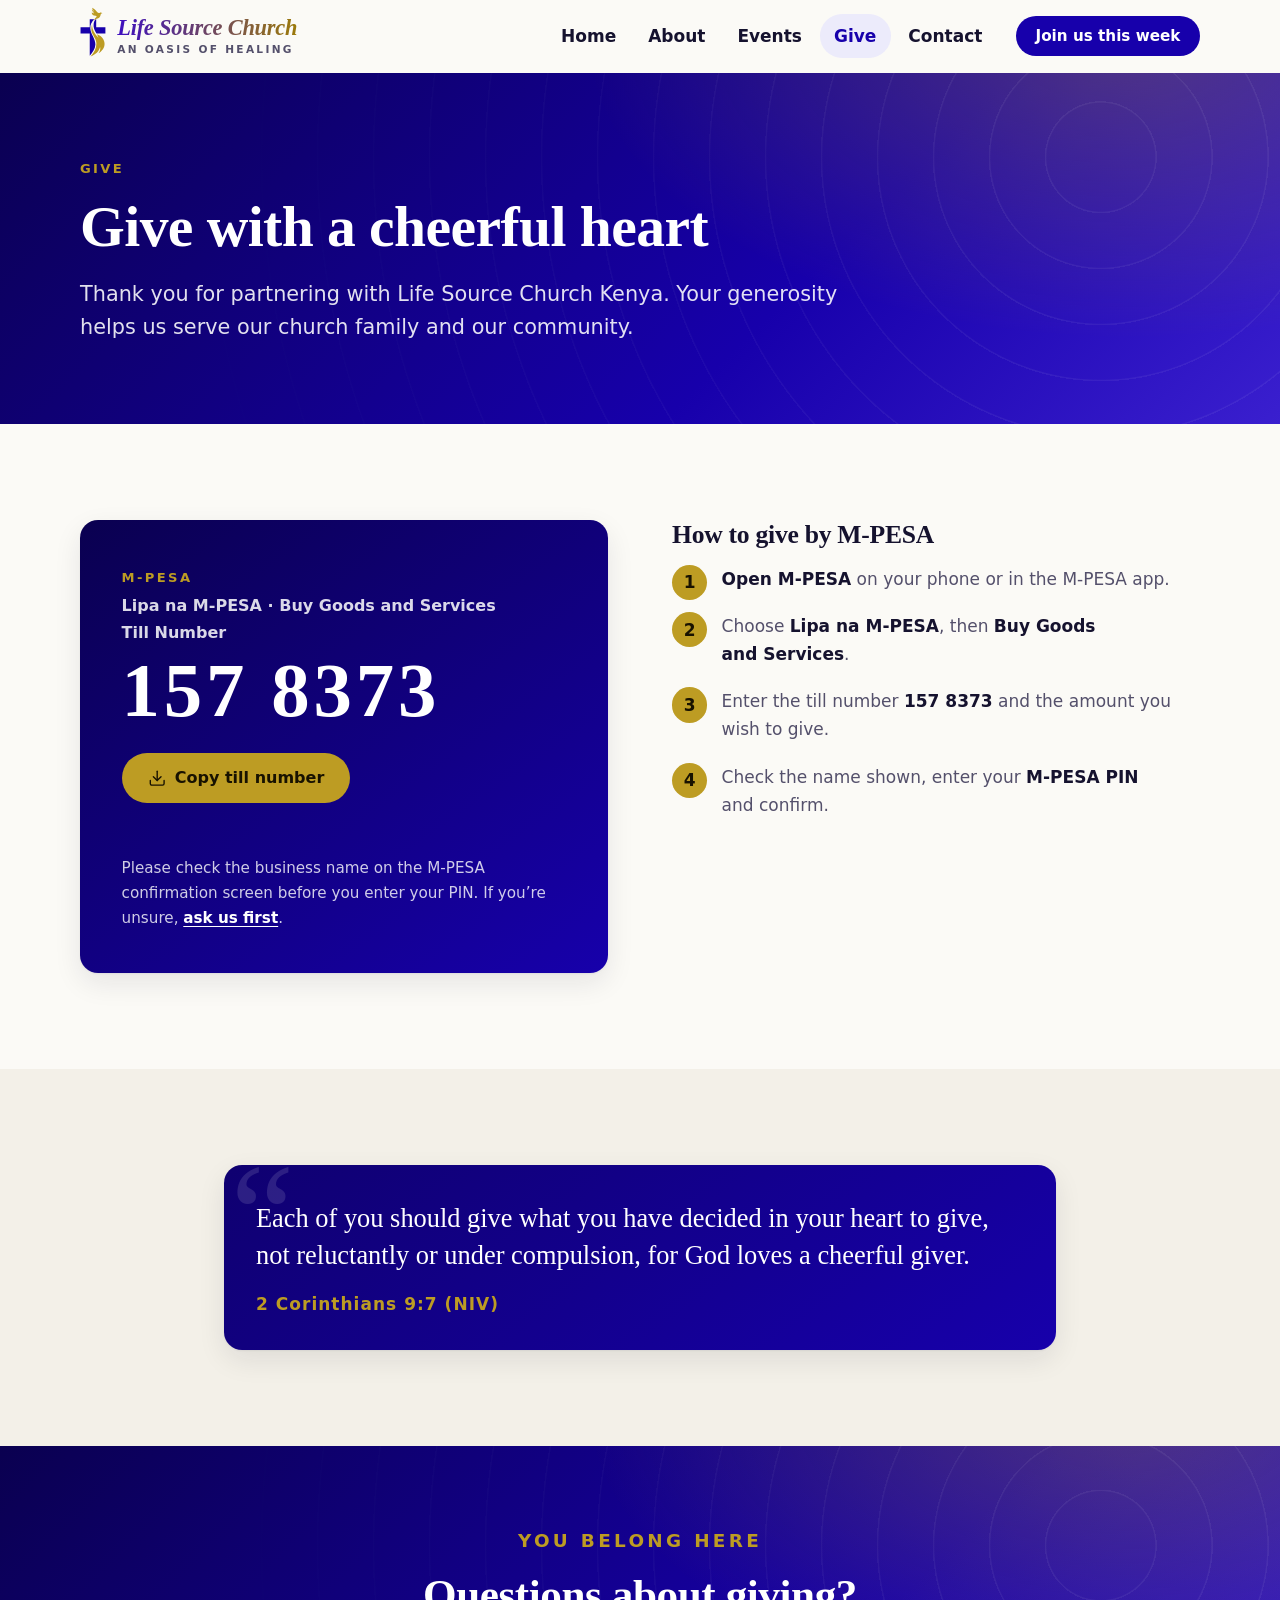
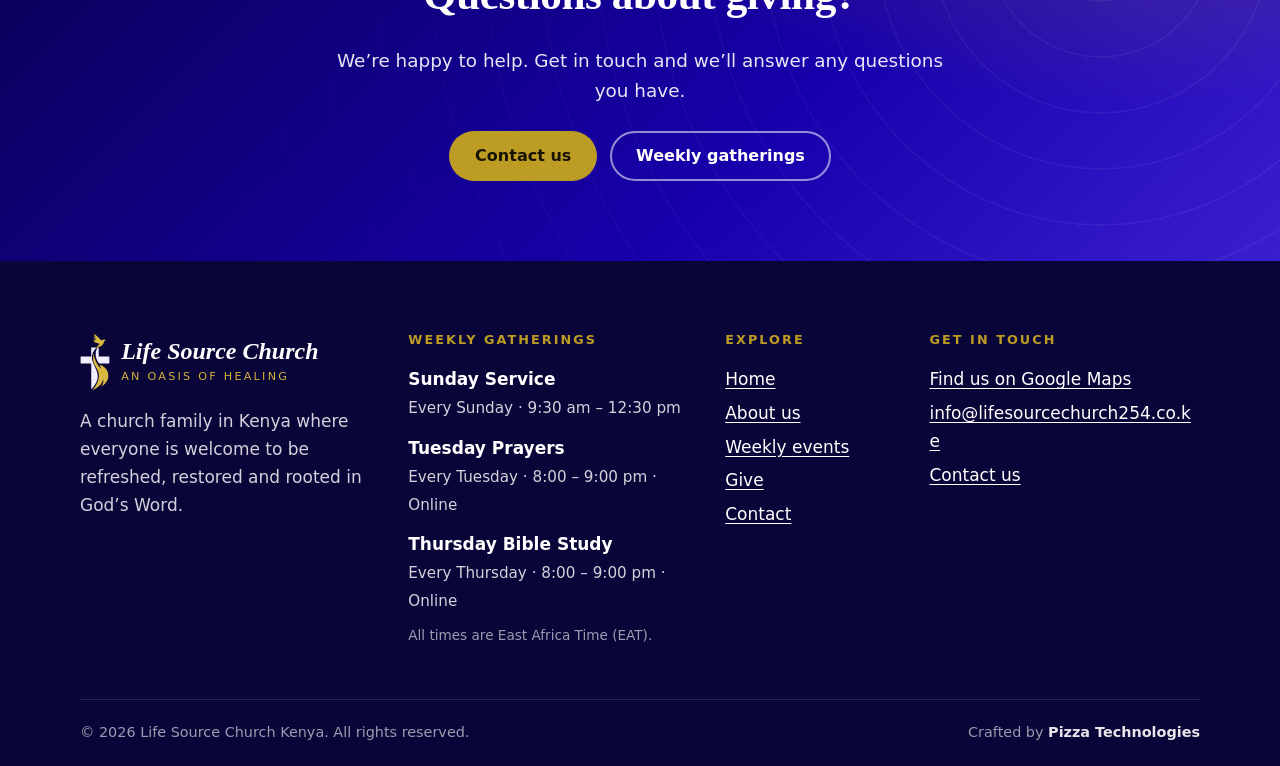
<file: give.html>
<!doctype html>
<html lang="en">
<head>
  <meta charset="utf-8">
  <meta name="viewport" content="width=device-width, initial-scale=1">
  <title>Give — Life Source Church Kenya</title>
  <meta name="description" content="Give to Life Source Church Kenya with M-PESA — Buy Goods Till Number 157 8373.">
  <meta name="theme-color" content="#1700ab">
  <meta property="og:type" content="website">
  <meta property="og:site_name" content="Life Source Church Kenya">
  <meta property="og:title" content="Give — Life Source Church Kenya">
  <meta property="og:description" content="Give to Life Source Church Kenya with M-PESA — Buy Goods Till Number 157 8373.">
  <link rel="icon" href="img/favicon.svg" type="image/svg+xml">
  <link rel="stylesheet" href="css/styles.css">
  <script>document.documentElement.classList.add("js");</script>
  <script src="js/site-config.js"></script>
  <script src="js/main.js" defer></script>
</head>
<body>
  <a class="skip-link" href="#main">Skip to main content</a>

  <header class="site-header">
    <div class="container header-inner">
      <a class="brand" href="index.html" aria-label="Life Source Church Kenya — home">
        <picture>
          <source media="(prefers-color-scheme: dark)" srcset="img/logo-mark-light.svg">
          <img src="img/logo-mark.svg" alt="" width="26" height="50">
        </picture>
        <span class="brand-text"><strong>Life Source Church</strong><small>An Oasis of Healing</small></span>
      </a>
      <button class="nav-toggle" type="button" aria-expanded="false" aria-controls="site-nav">
        <span class="sr-only">Menu</span><span class="nav-toggle__bars" aria-hidden="true"></span>
      </button>
      <nav id="site-nav" class="site-nav" aria-label="Main">
        <ul>
        <li><a href="index.html">Home</a></li>
        <li><a href="about.html">About</a></li>
        <li><a href="events.html">Events</a></li>
        <li><a href="give.html" aria-current="page">Give</a></li>
        <li><a href="contact.html">Contact</a></li>
        </ul>
        <a class="btn btn--sm" href="events.html">Join us this week</a>
      </nav>
    </div>
  </header>

  <main id="main">

    <section class="page-hero">
      <div class="container">
        <p class="eyebrow">Give</p>
        <h1>Give with a cheerful heart</h1>
        <p class="lead">Thank you for partnering with Life Source Church Kenya. Your generosity helps us serve our church family and our community.</p>
      </div>
    </section>

    <section class="section">
      <div class="container split split--even">
        <div class="till" data-reveal>
          <p class="eyebrow">M-PESA</p>
          <p class="till__title">Lipa na M-PESA &middot; Buy Goods and Services</p>
          <p class="till__title">Till Number</p>
          <p class="till__number" id="till-number">157&nbsp;8373</p>
          <button class="btn btn--accent" type="button" data-copy="#till-number" hidden><span class="icon" data-icon="download" aria-hidden="true"></span><span data-copy-label>Copy till number</span></button>
          <p class="form-status" data-copy-status role="status" aria-live="polite"></p>
          <p class="till__note">Please check the business name on the M-PESA confirmation screen before you enter your PIN. <span data-site-needs-any="phone,whatsapp,email,address" hidden> If you’re unsure, <a href="contact.html">ask us first</a>.</span><span data-site-empty-notice> If you’re unsure, please ask a church leader before giving.</span></p>
        </div>

        <div data-reveal>
          <h2 class="card-title">How to give by M-PESA</h2>
          <ol class="howto">
            <li><p><strong>Open M-PESA</strong> on your phone or in the M-PESA app.</p></li>
            <li><p>Choose <strong>Lipa na M-PESA</strong>, then <strong>Buy Goods and Services</strong>.</p></li>
            <li><p>Enter the till number <strong>157&nbsp;8373</strong> and the amount you wish to give.</p></li>
            <li><p>Check the name shown, enter your <strong>M-PESA PIN</strong> and confirm.</p></li>
          </ol>
        </div>
      </div>
    </section>

    <section class="section section--alt">
      <div class="container">
        <figure class="verse verse--wide" data-reveal>
          <blockquote>
            <p>Each of you should give what you have decided in your heart to give, not reluctantly or under compulsion, for God loves a cheerful giver.</p>
            <footer><cite>2 Corinthians 9:7 (NIV)</cite></footer>
          </blockquote>
        </figure>
      </div>
    </section>

    <section class="cta-band" data-site-needs-any="phone,whatsapp,email,address" hidden>
      <div class="container" data-reveal>
        <p class="eyebrow">You belong here</p>
        <h2>Questions about giving?</h2>
        <p>We’re happy to help. Get in touch and we’ll answer any questions you have.</p>
        <div class="btn-row">
          <a class="btn btn--accent" href="contact.html">Contact us</a>
          <a class="btn btn--ghost" href="events.html">Weekly gatherings</a>
        </div>
      </div>
    </section>


    <section class="cta-band" data-site-empty-notice>
      <div class="container" data-reveal>
        <p class="eyebrow">You belong here</p>
        <h2>Thank you for your generosity</h2>
        <p>Every gift helps us serve our church family and our community. We are grateful for your partnership.</p>
        <div class="btn-row">
          <a class="btn btn--accent" href="events.html">Weekly gatherings</a>
          <a class="btn btn--ghost" href="about.html">About our church</a>
        </div>
      </div>
    </section>

  </main>

  <footer class="site-footer">
    <div class="container">
      <div class="footer-grid">
        <div>
          <a class="footer-brand" href="index.html">
            <img src="img/logo-mark-light.svg" alt="" width="30" height="58">
            <span><strong>Life Source Church</strong><small>An Oasis of Healing</small></span>
          </a>
          <p>A church family in Kenya where everyone is welcome to be refreshed, restored and rooted in God’s Word.</p>
          <ul class="social" data-site-needs-any="social.facebook,social.instagram,social.youtube,social.tiktok,social.x" hidden>
            <li data-site-needs="social.facebook" hidden><a data-site-href="social.facebook" target="_blank" rel="noopener noreferrer">Facebook</a></li>
            <li data-site-needs="social.instagram" hidden><a data-site-href="social.instagram" target="_blank" rel="noopener noreferrer">Instagram</a></li>
            <li data-site-needs="social.youtube" hidden><a data-site-href="social.youtube" target="_blank" rel="noopener noreferrer">YouTube</a></li>
            <li data-site-needs="social.tiktok" hidden><a data-site-href="social.tiktok" target="_blank" rel="noopener noreferrer">TikTok</a></li>
            <li data-site-needs="social.x" hidden><a data-site-href="social.x" target="_blank" rel="noopener noreferrer">X</a></li>
          </ul>
        </div>

        <div class="footer-times">
          <h2>Weekly gatherings</h2>
          <ul>
            <li><strong>Sunday Service</strong><span>Every Sunday · 9:30 am – 12:30&nbsp;pm</span></li>
            <li><strong>Tuesday Prayers</strong><span>Every Tuesday · 8:00 – 9:00&nbsp;pm · Online</span></li>
            <li><strong>Thursday Bible Study</strong><span>Every Thursday · 8:00 – 9:00&nbsp;pm · Online</span></li>
          </ul>
          <p class="footer-note">All times are East Africa Time (EAT).</p>
        </div>

        <div>
          <h2>Explore</h2>
          <ul>
            <li><a href="index.html">Home</a></li>
            <li><a href="about.html">About us</a></li>
            <li><a href="events.html">Weekly events</a></li>
            <li><a href="give.html">Give</a></li>
            <li><a href="contact.html">Contact</a></li>
          </ul>
        </div>

        <div>
          <h2>Get in touch</h2>
          <ul>
            <li data-site-needs="address" hidden data-site-text="address"></li>
            <li data-site-needs="mapLinkUrl" hidden><a data-site-href="mapLinkUrl" target="_blank" rel="noopener noreferrer">Find us on Google Maps</a></li>
            <li data-site-needs="phone" hidden><a data-site-href="phone" data-site-text="phone"></a></li>
            <li data-site-needs="whatsapp" hidden><a data-site-href="whatsapp" target="_blank" rel="noopener noreferrer">Chat on WhatsApp</a></li>
            <li data-site-needs="email" hidden><a data-site-href="email" data-site-text="email"></a></li>
            <li><a href="contact.html">Contact us</a></li>
          </ul>
        </div>
      </div>

      <div class="footer-bottom">
        <p>&copy; <span data-year>2026</span> Life Source Church Kenya. All rights reserved.</p>
        <p class="crafted">Crafted by <strong>Pizza Technologies</strong></p>
      </div>
    </div>
  </footer>
</body>
</html>
</file>
<file: css/styles.css>
/* ==========================================================================
   Life Source Church Kenya — site styles
   No external dependencies: system fonts, inline-friendly, mobile-first.
   ========================================================================== */

/* ---------- Design tokens ---------- */
:root {
  /* Palette taken from the church logo: royal blue + gold */
  --bg: #fbfaf6;
  --bg-alt: #f3f0e8;
  --surface: #ffffff;
  --ink: #15122e;
  --ink-soft: #54506b;
  --line: #e4e0d6;

  --brand: #1700ab;
  --brand-strong: #0f0070;
  --brand-tint: #ecebfb;
  --accent: #bd9c23;
  --accent-hover: #d2b13c;
  --accent-ink: #181200;

  --btn-bg: #1700ab;
  --btn-ink: #ffffff;

  --grad-a: #3e0fc0;
  --grad-b: #9c7a0a;

  --shadow: 0 1px 2px rgba(21, 18, 46, 0.06), 0 10px 28px rgba(21, 18, 46, 0.09);
  --radius: 18px;
  --radius-sm: 12px;

  --font-body: system-ui, -apple-system, "Segoe UI", Roboto, "Helvetica Neue", Arial, "Noto Sans", sans-serif;
  --font-display: "Iowan Old Style", "Palatino Linotype", Palatino, "Book Antiqua", Georgia, "Noto Serif", serif;

  --container: 1120px;
  --header-h: 72px;
}

@media (prefers-color-scheme: dark) {
  :root {
    --bg: #0a0820;
    --bg-alt: #100d2e;
    --surface: #16123a;
    --ink: #ece9ff;
    --ink-soft: #b0aad2;
    --line: #2a2560;

    --brand: #a99dff;
    --brand-strong: #cfc8ff;
    --brand-tint: #221c5c;
    --accent-hover: #d2b13c;

    --btn-bg: #a99dff;
    --btn-ink: #0c0630;

    --grad-a: #b3a8ff;
    --grad-b: #e8c552;

    --shadow: 0 1px 2px rgba(0, 0, 0, 0.3), 0 10px 28px rgba(0, 0, 0, 0.35);
  }
}

/* ---------- Base ---------- */
*,
*::before,
*::after { box-sizing: border-box; }

html {
  -webkit-text-size-adjust: 100%;
  scroll-behavior: smooth;
  scroll-padding-top: calc(var(--header-h) + 1rem);
}

body {
  margin: 0;
  font-family: var(--font-body);
  font-size: 1.0625rem;
  line-height: 1.65;
  color: var(--ink);
  background: var(--bg);
  -webkit-font-smoothing: antialiased;
}

img { max-width: 100%; height: auto; }
svg { flex-shrink: 0; }
[hidden] { display: none !important; }

h1, h2, h3, h4 {
  font-family: var(--font-display);
  line-height: 1.15;
  margin: 0 0 0.6em;
  letter-spacing: -0.01em;
  text-wrap: balance;
}
h1 { font-size: clamp(2.5rem, 6.4vw, 4.4rem); font-weight: 700; }
h2 { font-size: clamp(1.9rem, 4vw, 2.7rem); font-weight: 700; }
h3 { font-size: 1.35rem; font-weight: 700; }
p { margin: 0 0 1em; text-wrap: pretty; }
a { color: var(--brand); text-underline-offset: 3px; }
a:hover { color: var(--brand-strong); }

:focus-visible {
  outline: 3px solid var(--accent);
  outline-offset: 3px;
  border-radius: 6px;
}

.container {
  width: min(100% - 2rem, var(--container));
  margin-inline: auto;
}

.sr-only {
  position: absolute;
  width: 1px; height: 1px;
  padding: 0; margin: -1px;
  overflow: hidden;
  clip: rect(0, 0, 0, 0);
  white-space: nowrap;
  border: 0;
}

.skip-link {
  position: absolute;
  left: 1rem; top: -4rem;
  z-index: 200;
  padding: 0.7rem 1.1rem;
  background: var(--accent);
  color: var(--accent-ink);
  font-weight: 700;
  border-radius: 10px;
  text-decoration: none;
  transition: top 0.2s;
}
.skip-link:focus { top: 1rem; }

.icon { display: inline-flex; width: 1.25em; height: 1.25em; }
.icon svg { width: 100%; height: 100%; }

/* ---------- Buttons ---------- */
.btn {
  display: inline-flex;
  align-items: center;
  justify-content: center;
  gap: 0.55rem;
  padding: 0.85rem 1.5rem;
  font: inherit;
  font-weight: 650;
  font-size: 1rem;
  line-height: 1.2;
  text-decoration: none;
  color: var(--btn-ink);
  background: var(--btn-bg);
  border: 2px solid transparent;
  border-radius: 999px;
  cursor: pointer;
  transition: transform 0.15s ease, box-shadow 0.15s ease, background-color 0.15s ease;
}
.btn:hover { color: var(--btn-ink); transform: translateY(-2px); box-shadow: 0 8px 20px rgba(23, 0, 171, 0.28); }
.btn:active { transform: translateY(0); }
.btn .icon { width: 1.15em; height: 1.15em; }

.btn--accent { background: var(--accent); color: var(--accent-ink); }
.btn--accent:hover { color: var(--accent-ink); background: var(--accent-hover); }

.btn--ghost {
  background: transparent;
  color: #fff;
  border-color: rgba(255, 255, 255, 0.55);
}
.btn--ghost:hover { color: #fff; background: rgba(255, 255, 255, 0.12); box-shadow: none; }

.btn--outline {
  background: transparent;
  color: var(--brand);
  border-color: var(--brand);
}
.btn--outline:hover { color: var(--btn-ink); background: var(--btn-bg); }

.btn--whatsapp { background: #1fa855; color: #fff; }
.btn--whatsapp:hover { color: #fff; background: #178c46; }

.btn--sm { padding: 0.55rem 1.1rem; font-size: 0.95rem; }
.btn-row { display: flex; flex-wrap: wrap; gap: 0.8rem; }

/* ---------- Header / navigation ---------- */
.site-header {
  position: sticky;
  top: 0;
  z-index: 100;
  background: var(--bg); /* fallback for browsers without color-mix() */
  background: color-mix(in srgb, var(--bg) 88%, transparent);
  -webkit-backdrop-filter: saturate(1.4) blur(12px);
  backdrop-filter: saturate(1.4) blur(12px);
  border-bottom: 1px solid transparent;
  transition: border-color 0.2s, box-shadow 0.2s;
}
.site-header.scrolled { border-bottom-color: var(--line); box-shadow: 0 6px 20px rgba(16, 38, 44, 0.06); }

.header-inner {
  display: flex;
  align-items: center;
  justify-content: space-between;
  flex-wrap: wrap;
  gap: 0.5rem 1rem;
  min-height: var(--header-h);
}

.brand {
  display: inline-flex;
  align-items: center;
  gap: 0.7rem;
  color: var(--ink);
  text-decoration: none;
}
.brand:hover { color: var(--ink); }
.brand img { width: 26px; height: 50px; }
.brand-text { display: flex; flex-direction: column; line-height: 1.1; }
.brand-text strong {
  font-family: var(--font-display);
  font-style: italic;
  font-size: 1.4rem;
  font-weight: 700;
  letter-spacing: -0.01em;
  color: var(--brand);
}
@supports ((-webkit-background-clip: text) or (background-clip: text)) {
  .brand-text strong {
    background: linear-gradient(90deg, var(--grad-a), var(--grad-b));
    -webkit-background-clip: text;
    background-clip: text;
    -webkit-text-fill-color: transparent;
    color: transparent;
  }
}
.brand-text small { margin-top: 0.2rem; font-size: 0.66rem; letter-spacing: 0.22em; text-transform: uppercase; color: var(--ink-soft); font-weight: 600; }

.site-nav { display: flex; align-items: center; gap: 1.2rem; }
.site-nav ul { display: flex; align-items: center; gap: 0.2rem; list-style: none; margin: 0; padding: 0; }
.site-nav li a:not(.btn) {
  display: block;
  padding: 0.5rem 0.9rem;
  color: var(--ink);
  font-weight: 600;
  text-decoration: none;
  border-radius: 999px;
  transition: background-color 0.15s, color 0.15s;
}
.site-nav li a:not(.btn):hover { background: var(--brand-tint); color: var(--brand-strong); }
.site-nav li a[aria-current="page"] { color: var(--brand); background: var(--brand-tint); }

.nav-toggle {
  display: none;
  align-items: center;
  justify-content: center;
  width: 46px; height: 46px;
  padding: 0;
  color: var(--ink);
  background: transparent;
  border: 1px solid var(--line);
  border-radius: 12px;
  cursor: pointer;
}
.nav-toggle__bars,
.nav-toggle__bars::before,
.nav-toggle__bars::after {
  display: block;
  width: 20px; height: 2px;
  background: currentColor;
  border-radius: 2px;
  transition: transform 0.2s, opacity 0.2s;
}
.nav-toggle__bars { position: relative; }
.nav-toggle__bars::before,
.nav-toggle__bars::after { content: ""; position: absolute; left: 0; }
.nav-toggle__bars::before { top: -6px; }
.nav-toggle__bars::after { top: 6px; }
.nav-toggle[aria-expanded="true"] .nav-toggle__bars { background: transparent; }
.nav-toggle[aria-expanded="true"] .nav-toggle__bars::before { top: 0; transform: rotate(45deg); }
.nav-toggle[aria-expanded="true"] .nav-toggle__bars::after { top: 0; transform: rotate(-45deg); }

@media (max-width: 959px) {
  /* Without JS the nav simply wraps under the logo. */
  .site-nav { width: 100%; flex-wrap: wrap; }
  .site-nav ul { flex-wrap: wrap; }

  /* With JS it collapses behind the menu button. */
  .js .nav-toggle { display: inline-flex; }
  .js .site-nav {
    display: none;
    flex-direction: column;
    align-items: stretch;
    gap: 0.8rem;
    padding: 0.5rem 0 1.2rem;
  }
  .js .site-nav.open { display: flex; }
  .js .site-nav ul { flex-direction: column; align-items: stretch; }
  .js .site-nav li a:not(.btn) { padding: 0.8rem 1rem; }
}

/* ---------- Hero ---------- */
.hero,
.page-hero,
.cta-band {
  position: relative;
  overflow: hidden;
  color: #fff;
  background:
    radial-gradient(900px 500px at 88% -10%, rgba(189, 156, 35, 0.32), transparent 60%),
    linear-gradient(135deg, #0a0050 0%, #1700ab 62%, #3a1fcf 100%);
  isolation: isolate;
}
.hero::before,
.page-hero::before,
.cta-band::before {
  content: "";
  position: absolute;
  inset: 0;
  z-index: -1;
  background-image: repeating-radial-gradient(
    circle at 86% 24%,
    transparent 0 54px,
    rgba(255, 255, 255, 0.06) 55px 56px
  );
  -webkit-mask-image: linear-gradient(to left, #000 20%, transparent 85%);
  mask-image: linear-gradient(to left, #000 20%, transparent 85%);
}

.hero { padding-block: clamp(3.5rem, 9vw, 7rem); }
.hero__inner {
  display: grid;
  gap: 2.5rem;
  align-items: center;
}
@media (min-width: 900px) {
  .hero__inner { grid-template-columns: 1.35fr 1fr; gap: 4rem; }
}

.eyebrow {
  display: inline-block;
  margin: 0 0 0.9rem;
  font-size: 0.82rem;
  font-weight: 700;
  letter-spacing: 0.18em;
  text-transform: uppercase;
  color: var(--brand);
}
.hero .eyebrow,
.page-hero .eyebrow,
.cta-band .eyebrow { color: var(--accent); }

.hero h1 { color: #fff; margin-bottom: 0.35em; }
.hero h1 span { display: block; font-size: 0.5em; font-weight: 600; letter-spacing: 0.01em; color: rgba(255, 255, 255, 0.9); margin-top: 0.15em; }
.lead { font-size: clamp(1.1rem, 2.2vw, 1.3rem); line-height: 1.6; max-width: 38em; }
.hero .lead { color: rgba(255, 255, 255, 0.9); margin-bottom: 1.8rem; }

/* "Next gathering" glass card */
.next-card {
  padding: 1.6rem;
  background: rgba(255, 255, 255, 0.1);
  border: 1px solid rgba(255, 255, 255, 0.22);
  border-radius: var(--radius);
  -webkit-backdrop-filter: blur(10px);
  backdrop-filter: blur(10px);
  box-shadow: 0 20px 50px rgba(0, 0, 0, 0.2);
}
.next-card__status {
  display: inline-flex;
  align-items: center;
  gap: 0.5rem;
  margin: 0 0 0.9rem;
  font-size: 0.78rem;
  font-weight: 700;
  letter-spacing: 0.16em;
  text-transform: uppercase;
  color: var(--accent);
}
.next-card__status::before {
  content: "";
  width: 9px; height: 9px;
  border-radius: 50%;
  background: currentColor;
}
.next-card.is-live .next-card__status { color: #7ff0a7; }
.next-card.is-live .next-card__status::before { animation: pulse 1.6s infinite; }
@keyframes pulse {
  0% { box-shadow: 0 0 0 0 rgba(127, 240, 167, 0.7); }
  70% { box-shadow: 0 0 0 10px rgba(127, 240, 167, 0); }
  100% { box-shadow: 0 0 0 0 rgba(127, 240, 167, 0); }
}
.next-card__title { font-size: clamp(1.7rem, 3.4vw, 2.2rem); margin-bottom: 0.3rem; color: #fff; }
.next-card__when { font-size: 1.1rem; margin: 0 0 1.2rem; color: rgba(255, 255, 255, 0.92); }
.next-card__foot {
  display: flex;
  align-items: center;
  justify-content: space-between;
  flex-wrap: wrap;
  gap: 0.5rem 1rem;
  margin: 0;
  padding-top: 1rem;
  font-size: 0.95rem;
  color: rgba(255, 255, 255, 0.82);
  border-top: 1px solid rgba(255, 255, 255, 0.2);
}
.next-card__foot a { color: #fff; font-weight: 650; }

/* Inner page hero */
.page-hero { padding-block: clamp(3rem, 7vw, 5rem); }
.page-hero h1 { font-size: clamp(2.2rem, 5.4vw, 3.6rem); color: #fff; margin-bottom: 0.3em; }
.page-hero .lead { color: rgba(255, 255, 255, 0.88); margin: 0; }

/* ---------- Sections ---------- */
.section { padding-block: clamp(3.5rem, 8vw, 6rem); }
.section--alt { background: var(--bg-alt); }
.section-head { max-width: 40rem; margin-bottom: clamp(2rem, 4vw, 3rem); }
.section-head--center { margin-inline: auto; text-align: center; }
.section-head p { color: var(--ink-soft); font-size: 1.1rem; margin: 0; }

.grid { display: grid; gap: 1.5rem; }
.grid--2 { grid-template-columns: repeat(auto-fit, minmax(min(100%, 340px), 1fr)); }
.grid--3 { grid-template-columns: repeat(auto-fit, minmax(min(100%, 270px), 1fr)); }

.split {
  display: grid;
  gap: 2.5rem;
  align-items: center;
}
@media (min-width: 880px) {
  .split { grid-template-columns: 1.1fr 0.9fr; gap: 4rem; }
  .split--even { grid-template-columns: 1fr 1fr; align-items: start; }
}

/* ---------- Cards ---------- */
.card {
  padding: 1.8rem;
  background: var(--surface);
  border: 1px solid var(--line);
  border-radius: var(--radius);
  box-shadow: var(--shadow);
}
.card h3 { margin-bottom: 0.4em; }
.card p:last-child { margin-bottom: 0; }

.icon-bubble {
  display: grid;
  place-items: center;
  width: 54px; height: 54px;
  margin-bottom: 1.1rem;
  color: var(--brand);
  background: var(--brand-tint);
  border-radius: 16px;
}
.icon-bubble .icon { width: 26px; height: 26px; }

.ref {
  display: block;
  margin-top: 1rem;
  font-size: 0.9rem;
  font-weight: 650;
  color: var(--brand);
}
.ref em { font-weight: 400; color: var(--ink-soft); }

/* Event cards */
.event-card {
  display: flex;
  flex-direction: column;
  overflow: hidden;
  background: var(--surface);
  border: 1px solid var(--line);
  border-radius: var(--radius);
  box-shadow: var(--shadow);
}
.event-card__head {
  display: flex;
  align-items: center;
  gap: 1.1rem;
  padding: 1.3rem 1.6rem;
  color: #fff;
  background: linear-gradient(135deg, #0f0070, #1700ab);
}
.event-card--thu .event-card__head { background: linear-gradient(135deg, #3b1580, #6d34ad); }
.event-card__day {
  display: grid;
  place-items: center;
  width: 64px; height: 64px;
  font-size: 1.05rem;
  font-weight: 800;
  letter-spacing: 0.1em;
  color: var(--accent-ink);
  background: var(--accent);
  border-radius: 16px;
}
.event-card__when { display: flex; flex-direction: column; line-height: 1.3; }
.event-card__when small { font-size: 0.8rem; font-weight: 700; letter-spacing: 0.14em; text-transform: uppercase; color: rgba(255, 255, 255, 0.78); }
.event-card__when strong { font-size: 1.35rem; font-family: var(--font-display); }
.event-card__body { display: flex; flex-direction: column; flex: 1; padding: 1.6rem; }
.event-card__body h3 { font-size: 1.6rem; }
.event-card__body > p { color: var(--ink-soft); }

/* Featured (Sunday service) event */
.event-card--featured { margin-bottom: 1.5rem; }
.event-card--sun .event-card__head { background: linear-gradient(135deg, #0a0050, #1700ab 75%); }
@media (min-width: 880px) {
  .event-card--featured { flex-direction: row; }
  .event-card--featured .event-card__head {
    flex-direction: column;
    align-items: flex-start;
    justify-content: center;
    flex-shrink: 0;
    gap: 1.2rem;
    width: 300px;
    padding: 2rem;
  }
  .event-card--featured .event-card__when strong { font-size: 1.6rem; }
  .event-card--featured .event-card__body { padding: 2rem 2.2rem; }
}

.timeline { display: grid; gap: 1rem; margin: 0 0 1.4rem; padding: 0; list-style: none; }
.timeline li {
  display: grid;
  gap: 0.15rem 1.2rem;
  padding-left: 1.1rem;
  border-left: 3px solid var(--accent);
}
@media (min-width: 520px) { .timeline li { grid-template-columns: 11rem 1fr; } }
.timeline .t { font-weight: 700; font-size: 1rem; color: var(--brand); }
.timeline strong { display: block; color: var(--ink); }
.timeline span { color: var(--ink-soft); font-size: 0.98rem; }

.chips { display: flex; flex-wrap: wrap; gap: 0.5rem; margin: 0 0 1.2rem; padding: 0; list-style: none; }
.chip {
  display: inline-flex;
  align-items: center;
  gap: 0.4rem;
  padding: 0.3rem 0.8rem;
  font-size: 0.9rem;
  font-weight: 600;
  color: var(--brand-strong);
  background: var(--brand-tint);
  border-radius: 999px;
}
.chip .icon { width: 1em; height: 1em; }

.checklist { margin: 0 0 1.4rem; padding: 0; list-style: none; }
.checklist li { position: relative; padding: 0.3rem 0 0.3rem 1.8rem; }
.checklist li::before {
  content: "";
  position: absolute;
  left: 0.2rem; top: 0.85rem;
  width: 0.55rem; height: 0.3rem;
  border-left: 2.5px solid var(--brand);
  border-bottom: 2.5px solid var(--brand);
  transform: rotate(-45deg);
}

.calendar-actions { margin-top: auto; padding-top: 1.2rem; border-top: 1px solid var(--line); }
.calendar-actions__label { margin: 0 0 0.6rem; font-size: 0.85rem; font-weight: 700; letter-spacing: 0.1em; text-transform: uppercase; color: var(--ink-soft); }
.calendar-actions .btn-row { gap: 0.6rem; }

/* Scripture / verse card */
.verse {
  margin: 0;
  position: relative;
  padding: 2.2rem 2rem 2rem;
  color: #fff;
  background: linear-gradient(145deg, #0f0070, #1700ab);
  border-radius: var(--radius);
  box-shadow: var(--shadow);
  overflow: hidden;
}
.verse::before {
  content: "\201C";
  position: absolute;
  top: -0.15em; left: 0.4rem;
  font-family: var(--font-display);
  font-size: 9rem;
  line-height: 1;
  color: rgba(255, 255, 255, 0.12);
}
.verse--wide { max-width: 52rem; margin-inline: auto; }
.verse blockquote { position: relative; margin: 0; }
.verse blockquote p {
  margin: 0 0 1rem;
  font-family: var(--font-display);
  font-size: clamp(1.3rem, 2.6vw, 1.65rem);
  line-height: 1.4;
}
.verse cite { font-style: normal; font-weight: 700; letter-spacing: 0.06em; color: var(--accent); }

.expect-title { margin: 0 0 0.4rem; font-family: var(--font-body); font-size: 0.85rem; font-weight: 700; letter-spacing: 0.1em; text-transform: uppercase; color: var(--ink-soft); }
.time-note { display: flex; align-items: center; gap: 0.6rem; margin: 1.8rem 0 0; color: var(--ink-soft); }
.time-note + .time-note { margin-top: 0.6rem; }
.card-title { font-size: 1.6rem; }
.section--tight { padding-block: 0 clamp(3.5rem, 8vw, 6rem); }

/* Logo card — always white so the full-colour logo reads in dark mode too */
.logo-card {
  display: grid;
  justify-items: center;
  gap: 1.2rem;
  margin: 0;
  padding: 2.2rem 1.5rem;
  text-align: center;
  color: #15122e;
  background: #fff;
  border: 1px solid var(--line);
  border-radius: var(--radius);
  box-shadow: var(--shadow);
}
.logo-card img { width: 150px; height: auto; }
.logo-card strong { display: block; font-family: var(--font-display); font-style: italic; font-size: 1.6rem; color: #3e0fc0; }
.logo-card span { font-size: 0.8rem; font-weight: 600; letter-spacing: 0.22em; text-transform: uppercase; color: #6b5a14; }

/* Steps */
.steps { counter-reset: step; display: grid; gap: 1.5rem; margin: 0; padding: 0; list-style: none; }
@media (min-width: 760px) { .steps { grid-template-columns: repeat(3, 1fr); } }
.steps li { position: relative; padding: 1.8rem; background: var(--surface); border: 1px solid var(--line); border-radius: var(--radius); }
.steps li::before {
  counter-increment: step;
  content: counter(step);
  display: grid;
  place-items: center;
  width: 44px; height: 44px;
  margin-bottom: 1rem;
  font-family: var(--font-display);
  font-size: 1.3rem;
  font-weight: 700;
  color: var(--accent-ink);
  background: var(--accent);
  border-radius: 50%;
}
.steps h3 { font-size: 1.2rem; }
.steps p { margin: 0; color: var(--ink-soft); }

/* CTA band */
.cta-band { padding-block: clamp(3rem, 7vw, 5rem); text-align: center; }
.cta-band h2 { color: #fff; }
.cta-band p { max-width: 36em; margin-inline: auto; color: rgba(255, 255, 255, 0.9); font-size: 1.15rem; }
.cta-band .btn-row { justify-content: center; margin-top: 1.5rem; }

/* About page */
.prose { max-width: 42rem; }
.prose p { color: var(--ink-soft); font-size: 1.1rem; }
.prose p strong { color: var(--ink); }

.mv-card { border-top: 4px solid var(--accent); }
.mv-card .eyebrow { margin-bottom: 0.4rem; }
.mv-card p { font-family: var(--font-display); font-size: 1.35rem; line-height: 1.45; color: var(--ink); }

.beliefs { display: grid; gap: 1.2rem; margin: 0; padding: 0; list-style: none; }
@media (min-width: 760px) { .beliefs { grid-template-columns: 1fr 1fr; } }
.beliefs li { padding: 1.4rem 1.5rem; background: var(--surface); border: 1px solid var(--line); border-radius: var(--radius-sm); }
.beliefs h3 { font-size: 1.15rem; margin-bottom: 0.3em; }
.beliefs p { margin: 0; color: var(--ink-soft); font-size: 1rem; }
.beliefs .ref { margin-top: 0.6rem; font-size: 0.85rem; }

.values { display: grid; gap: 1.2rem; grid-template-columns: repeat(auto-fit, minmax(min(100%, 220px), 1fr)); margin: 0; padding: 0; list-style: none; }
.values li { padding: 1.5rem; text-align: center; background: var(--surface); border: 1px solid var(--line); border-radius: var(--radius); }
.values .icon-bubble { margin-inline: auto; }
.values h3 { font-size: 1.15rem; margin-bottom: 0.3em; }
.values p { margin: 0; font-size: 0.98rem; color: var(--ink-soft); }

/* Pastors */
.leader { display: grid; justify-items: center; gap: 0.2rem; text-align: center; padding: 2.2rem 1.5rem; }
.leader h3 { margin: 0; }
.leader__role { margin: 0; font-size: 0.82rem; font-weight: 700; letter-spacing: 0.14em; text-transform: uppercase; color: var(--ink-soft); }
.avatar {
  display: grid;
  place-items: center;
  width: 108px; height: 108px;
  margin-bottom: 1rem;
  overflow: hidden;
  object-fit: cover;
  font-family: var(--font-display);
  font-size: 2.1rem;
  font-weight: 700;
  letter-spacing: 0.04em;
  color: #e8c552;
  background: linear-gradient(135deg, #0f0070, #6d34ad);
  border-radius: 50%;
  box-shadow: 0 0 0 4px var(--surface), 0 0 0 6px var(--accent);
}
.byline { margin-top: 1.4rem; }

/* Give page */
.till {
  position: relative;
  overflow: hidden;
  padding: clamp(1.8rem, 4vw, 2.6rem);
  color: #fff;
  background: linear-gradient(145deg, #0a0050, #1700ab);
  border-radius: var(--radius);
  box-shadow: var(--shadow);
}
.till .eyebrow { color: var(--accent); margin-bottom: 0.3rem; }
.till__title { margin: 0; font-family: var(--font-body); font-size: 1rem; font-weight: 600; color: rgba(255, 255, 255, 0.85); }
.till__number {
  margin: 0.2rem 0 1.2rem;
  font-family: var(--font-display);
  font-size: clamp(3rem, 11vw, 4.8rem);
  font-weight: 700;
  line-height: 1.1;
  letter-spacing: 0.05em;
  font-variant-numeric: tabular-nums;
  overflow-wrap: anywhere;
}
.till .meet-url {
  margin: 0.5rem 0 1.3rem;
  font-family: ui-monospace, SFMono-Regular, Menlo, Consolas, monospace;
  font-size: clamp(1rem, 2.8vw, 1.2rem);
  font-weight: 600;
  word-break: break-word;
  overflow-wrap: anywhere;
  color: #fff;
}
.till .btn-row { gap: 0.6rem; }
.join-row { margin: 0 0 1.2rem; }
.join-help { margin: 1.2rem 0 0; color: var(--ink-soft); }
.join-tip { margin: 1rem 0 0; font-size: 0.95rem; color: var(--ink-soft); }
.page-hero__actions { margin-top: 1.6rem; }
.chip--online { color: #fff; background: var(--brand); }
@media (prefers-color-scheme: dark) { .chip--online { color: #0c0630; } }
.next-card__join { margin: 0 0 1.2rem; }
.till__note { margin: 1.2rem 0 0; font-size: 0.95rem; color: rgba(255, 255, 255, 0.8); }
.till a:not(.btn) { color: #fff; font-weight: 650; }
.till a:not(.btn):hover { color: var(--accent); }
.till .form-status { min-height: 1.4em; margin-top: 0.6rem; color: #7ff0a7; }
.howto { counter-reset: how; display: grid; gap: 1.2rem; margin: 0; padding: 0; list-style: none; }
.howto li { counter-increment: how; position: relative; padding-left: 3.1rem; }
.howto li::before {
  content: counter(how);
  position: absolute;
  left: 0; top: 0;
  display: grid;
  place-items: center;
  width: 2.2rem; height: 2.2rem;
  font-weight: 700;
  color: var(--accent-ink);
  background: var(--accent);
  border-radius: 50%;
}
.howto strong { color: var(--ink); }
.howto p { margin: 0; color: var(--ink-soft); }

/* Contact page */
.contact-list { display: grid; gap: 1rem; margin: 0; padding: 0; list-style: none; }
.contact-item {
  display: flex;
  align-items: flex-start;
  gap: 1rem;
  padding: 1.2rem 1.3rem;
  background: var(--surface);
  border: 1px solid var(--line);
  border-radius: var(--radius-sm);
}
.contact-item .icon-bubble { width: 46px; height: 46px; margin: 0; border-radius: 13px; }
.contact-item .icon-bubble .icon { width: 22px; height: 22px; }
.contact-item h3 { margin: 0 0 0.1em; font-size: 1rem; font-family: var(--font-body); font-weight: 700; }
.contact-item p, .contact-item a { margin: 0; overflow-wrap: anywhere; }

.notice {
  padding: 1.2rem 1.4rem;
  color: var(--ink);
  background: var(--brand-tint);
  border-left: 4px solid var(--brand);
  border-radius: var(--radius-sm);
}
.notice p { margin: 0; }
.notice { margin-bottom: 1.2rem; }

/* Single-column layout (used when the contact form is hidden because no WhatsApp/email is configured) */
.split--single { grid-template-columns: minmax(0, 44rem); }

.form { display: grid; gap: 1.1rem; }
.field { display: grid; gap: 0.4rem; }
.field label { font-weight: 650; font-size: 0.95rem; }
.field label span { font-weight: 400; color: var(--ink-soft); }
.field input,
.field select,
.field textarea {
  width: 100%;
  padding: 0.8rem 0.95rem;
  font: inherit;
  color: var(--ink);
  background: var(--bg);
  border: 1.5px solid var(--line);
  border-radius: var(--radius-sm);
  transition: border-color 0.15s, box-shadow 0.15s;
}
.field textarea { min-height: 9rem; resize: vertical; }
.field input:focus,
.field select:focus,
.field textarea:focus {
  outline: none;
  border-color: var(--brand);
  box-shadow: 0 0 0 4px var(--brand-tint);
  box-shadow: 0 0 0 4px color-mix(in srgb, var(--brand) 22%, transparent);
}
.form-status { min-height: 1.5em; margin: 0; font-weight: 600; color: var(--brand); }
.form-hint { margin: 0; font-size: 0.9rem; color: var(--ink-soft); }

.map {
  overflow: hidden;
  border: 1px solid var(--line);
  border-radius: var(--radius);
  box-shadow: var(--shadow);
}
.map iframe { display: block; width: 100%; height: 380px; border: 0; }
.map-cta {
  display: flex;
  flex-wrap: wrap;
  align-items: center;
  gap: 1.2rem 1.5rem;
  padding: 1.4rem 1.6rem;
  background: var(--surface);
  border: 1px solid var(--line);
  border-radius: var(--radius);
  box-shadow: var(--shadow);
}
.map + .map-cta { margin-top: 1rem; }
.map-cta .icon-bubble { margin: 0; }
.map-cta__text { flex: 1 1 16rem; }
.map-cta__text h3 { margin: 0 0 0.2rem; font-size: 1.2rem; }
.map-cta__text p { margin: 0; color: var(--ink-soft); }
.visit-cta { margin-top: 2rem; }

/* Social links */
.social { display: flex; flex-wrap: wrap; gap: 0.5rem; margin: 0; padding: 0; list-style: none; }
.social a {
  display: inline-block;
  padding: 0.4rem 0.95rem;
  font-size: 0.92rem;
  font-weight: 650;
  color: #fff;
  text-decoration: none;
  border: 1px solid rgba(255, 255, 255, 0.3);
  border-radius: 999px;
  transition: background-color 0.15s;
}
.social a:hover { color: #fff; background: rgba(255, 255, 255, 0.14); }

/* ---------- Footer ---------- */
.site-footer {
  padding-top: clamp(3rem, 6vw, 4.5rem);
  color: rgba(255, 255, 255, 0.82);
  background: #0a0538;
}
.site-footer a { color: #fff; overflow-wrap: anywhere; }
.site-footer a:hover { color: var(--accent); }
.footer-grid { display: grid; gap: 2.2rem; padding-bottom: 2.5rem; }
@media (min-width: 760px) { .footer-grid { grid-template-columns: 1.3fr 1.25fr 0.75fr 1.2fr; } }
.footer-brand { display: inline-flex; align-items: center; gap: 0.7rem; margin-bottom: 1rem; color: #fff; text-decoration: none; }
.footer-brand img { width: 30px; height: 58px; }
.footer-brand strong { display: block; font-family: var(--font-display); font-style: italic; font-size: 1.5rem; line-height: 1.1; }
.footer-brand small { display: block; margin-top: 0.25rem; font-size: 0.7rem; letter-spacing: 0.2em; text-transform: uppercase; color: var(--accent-hover); }
.site-footer h2 { margin-bottom: 0.9rem; font-family: var(--font-body); font-size: 0.8rem; letter-spacing: 0.16em; text-transform: uppercase; color: var(--accent); }
.site-footer ul { margin: 0; padding: 0; list-style: none; }
.site-footer li { padding: 0.18rem 0; }
.site-footer p { margin: 0 0 0.8rem; }
.footer-times strong { display: block; color: #fff; }
.footer-times li { padding-bottom: 0.6rem; }
.footer-times span { font-size: 0.95rem; }
.footer-bottom {
  display: flex;
  flex-wrap: wrap;
  justify-content: space-between;
  gap: 0.5rem 1.5rem;
  padding-block: 1.3rem;
  font-size: 0.9rem;
  color: rgba(255, 255, 255, 0.6);
  border-top: 1px solid rgba(255, 255, 255, 0.12);
}
.footer-bottom p { margin: 0; }
.footer-bottom strong { font-weight: 650; color: rgba(255, 255, 255, 0.9); }
.footer-note { margin: 0.4rem 0 0; font-size: 0.85rem; color: rgba(255, 255, 255, 0.6); }

/* ---------- Scroll reveal (class is added by JS, so no-JS stays visible) ---------- */
.reveal { opacity: 0; transform: translateY(18px); transition: opacity 0.6s ease, transform 0.6s ease; }
.reveal.in { opacity: 1; transform: none; }

@media (prefers-reduced-motion: reduce) {
  html { scroll-behavior: auto; }
  *, *::before, *::after { animation: none !important; transition: none !important; }
  .reveal { opacity: 1; transform: none; }
}
</file>
